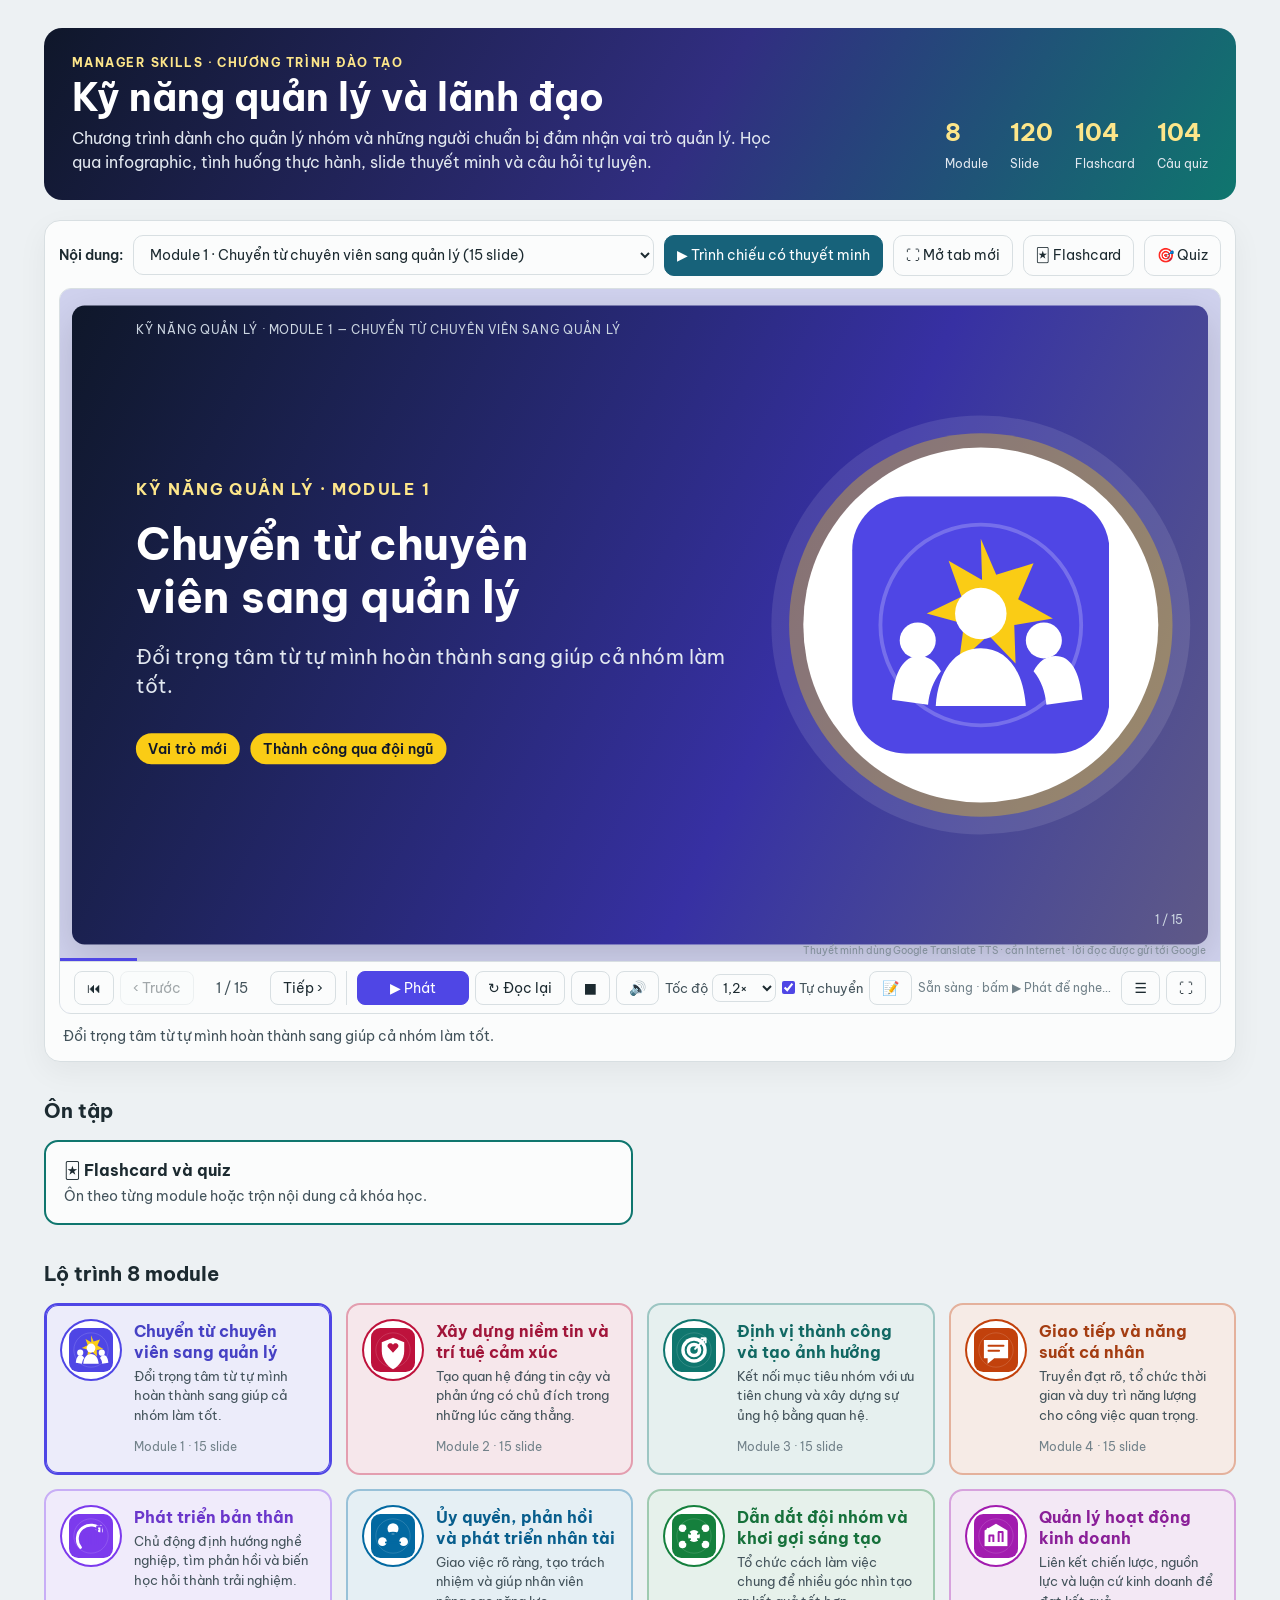
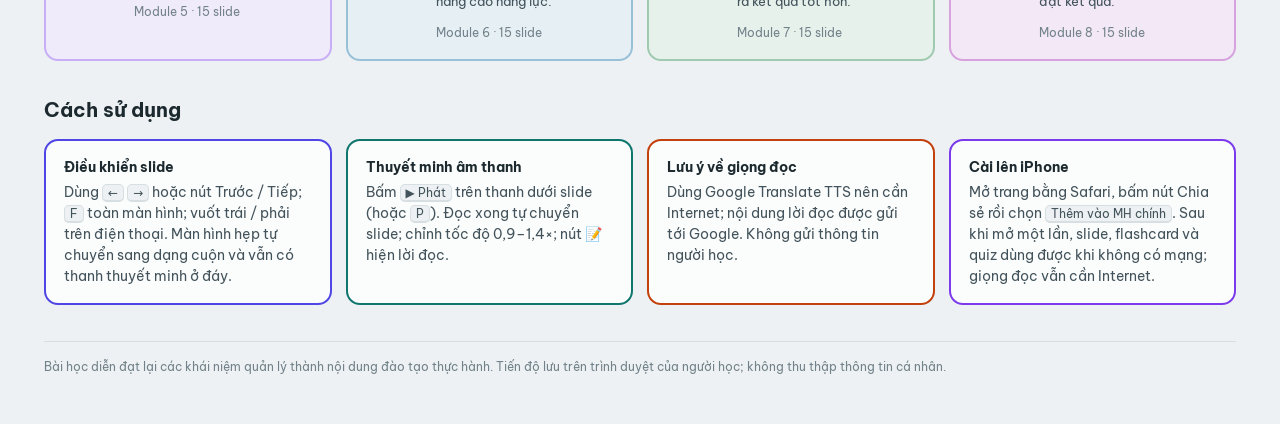
<file: index.html>
<!doctype html>
<html lang="vi">
<head>
<meta charset="utf-8">
<meta name="viewport" content="width=device-width, initial-scale=1">
<title>Kỹ năng quản lý và lãnh đạo</title>
<meta name="description" content="Khóa học kỹ năng quản lý và lãnh đạo bằng tiếng Việt: 8 module, slide, thẻ ôn tập và câu hỏi tự kiểm tra.">
<link rel="icon" type="image/png" sizes="32x32" href="icons/favicon-32.png">
<link rel="icon" type="image/png" sizes="48x48" href="icons/favicon-48.png">
<link rel="apple-touch-icon" href="icons/apple-touch-icon.png">
<link rel="manifest" href="manifest.webmanifest">
<meta name="theme-color" content="#312e81">
<meta name="mobile-web-app-capable" content="yes">
<meta name="apple-mobile-web-app-capable" content="yes">
<meta name="apple-mobile-web-app-title" content="QL Lãnh đạo">
<meta name="apple-mobile-web-app-status-bar-style" content="default">
<meta property="og:title" content="Kỹ năng quản lý và lãnh đạo">
<meta property="og:description" content="Khoá học tiếng Việt: slide, flashcard và quiz.">
<meta property="og:image" content="https://binhfoodsafety.github.io/Managers_Handbook_Training/icons/icon-512.png">
<meta property="og:type" content="website">
<link rel="preconnect" href="https://fonts.googleapis.com">
<link rel="preconnect" href="https://fonts.gstatic.com" crossorigin>
<link href="https://fonts.googleapis.com/css2?family=Be+Vietnam+Pro:wght@400;600;700;800&display=swap" rel="stylesheet">
<style>
  :root {
    --bg: #edf1f3; --paper: #fbfcfc; --ink: #1c2a30; --ink-2: #43535b; --muted: #72828a; --line: #d8dfe2;
    --brand: #17627a; --brand-soft: #e1eff3; --warn: #b5651d;
    --font: "Be Vietnam Pro", "Segoe UI", system-ui, sans-serif;
  }
  @media (prefers-color-scheme: dark) {
    :root:not([data-theme="light"]) {
      --bg: #101518; --paper: #182024; --ink: #e4ebee; --ink-2: #b8c4ca; --muted: #8a979e; --line: #2c373c;
      --brand: #62bfd8; --brand-soft: #1b3038; --warn: #e0a060;
    }
  }
  :root[data-theme="dark"] {
    --bg: #101518; --paper: #182024; --ink: #e4ebee; --ink-2: #b8c4ca; --muted: #8a979e; --line: #2c373c;
    --brand: #62bfd8; --brand-soft: #1b3038; --warn: #e0a060;
  }
  * { box-sizing: border-box; }
  body { margin: 0; background: var(--bg); color: var(--ink); font-family: var(--font); line-height: 1.5; }
  .wrap { max-width: 1240px; margin: 0 auto; padding: 28px 24px 48px; }
  header { display: flex; align-items: flex-end; justify-content: space-between; gap: 16px; flex-wrap: wrap; margin-bottom: 20px; }
  .eyebrow { font-size: 12px; letter-spacing: .12em; text-transform: uppercase; color: var(--brand); font-weight: 700; }
  h1 { margin: 4px 0 6px; font-size: clamp(26px, 4vw, 38px); line-height: 1.15; }
  .lead { margin: 0; color: var(--ink-2); max-width: 720px; }
  .stats { display: flex; gap: 22px; }
  .stats b { display: block; font-size: 24px; color: var(--brand); font-variant-numeric: tabular-nums; }
  .stats span { font-size: 12px; color: var(--muted); }

  .viewer { background: var(--paper); border: 1px solid var(--line); border-radius: 16px; padding: 14px; box-shadow: 0 10px 30px rgba(0,0,0,.05); }
  .bar { display: flex; gap: 10px; align-items: center; flex-wrap: wrap; margin-bottom: 12px; }
  .bar label { font-weight: 600; font-size: 14px; }
  select, .btn { font: inherit; font-size: 14px; border: 1px solid var(--line); background: var(--paper); color: var(--ink); border-radius: 10px; padding: 9px 12px; min-height: 40px; }
  select { flex: 1; min-width: 220px; max-width: 560px; cursor: pointer; }
  .btn { cursor: pointer; text-decoration: none; display: inline-flex; align-items: center; gap: 6px; }
  .btn:hover { border-color: var(--brand); color: var(--brand); }
  .btn.primary { background: var(--brand); border-color: var(--brand); color: #fff; }
  .btn.primary:hover { color: #fff; filter: brightness(1.08); }
  .frame { position: relative; width: 100%; aspect-ratio: 16 / 10; border-radius: 12px; overflow: hidden; background: var(--bg); border: 1px solid var(--line); }
  .frame iframe { position: absolute; inset: 0; width: 100%; height: 100%; border: 0; }
  .desc { margin: 12px 4px 0; color: var(--ink-2); font-size: 14px; }

  h2 { font-size: 20px; margin: 34px 0 14px; }
  .modules { display: grid; grid-template-columns: repeat(4, minmax(0, 1fr)); gap: 14px; }
  .mod { text-align: left; font: inherit; color: inherit; background: var(--paper); border: 1px solid var(--line); border-radius: 14px; padding: 16px; cursor: pointer; display: grid; grid-template-columns: 34px 1fr; gap: 14px; transition: transform .15s, border-color .15s; }
  .mod:hover { transform: translateY(-2px); border-color: var(--brand); }
  .mod[aria-current="true"] { border-color: var(--brand); box-shadow: inset 0 0 0 1px var(--brand); }
  .mod .n { width: 34px; height: 34px; border-radius: 10px; display: grid; place-items: center; background: var(--brand-soft); color: var(--brand); font-weight: 800; }
  .mod h3 { margin: 0 0 4px; font-size: 16px; line-height: 1.3; }
  .mod p { margin: 0 0 8px; font-size: 13px; color: var(--ink-2); }
  .mod small { font-size: 12px; color: var(--muted); }

  .notes { display: grid; grid-template-columns: repeat(4, minmax(0, 1fr)); gap: 14px; }
  .note { background: var(--paper); border: 1px solid var(--line); border-radius: 14px; padding: 16px 18px; font-size: 14px; color: var(--ink-2); }
  .note b { color: var(--ink); display: block; margin-bottom: 4px; }
  kbd { font-family: inherit; font-size: 12px; border: 1px solid var(--line); border-bottom-width: 2px; border-radius: 5px; padding: 0 5px; background: var(--bg); }
  footer { margin-top: 36px; font-size: 12px; color: var(--muted); border-top: 1px solid var(--line); padding-top: 16px; }

  .tools { display: grid; grid-template-columns: 1fr 1fr; gap: 14px; }
  .tool { display: block; background: var(--paper); border: 2px solid #0f766e; border-radius: 14px; padding: 16px 18px; font-size: 14px; color: var(--ink-2); text-decoration: none; }
  .tool:hover { transform: translateY(-2px); }
  .tool b { display: block; font-size: 16px; color: var(--ink); margin-bottom: 4px; }
  @media (max-width: 900px) { .modules, .notes { grid-template-columns: 1fr 1fr; } }
  @media (max-width: 640px) {
    .wrap { padding: 18px 16px 36px; }
    .modules, .notes, .tools { grid-template-columns: 1fr; }
    .frame { aspect-ratio: auto; height: 72vh; }
    .bar { display: grid; grid-template-columns: repeat(3, minmax(0, 1fr)); gap: 8px; }
    .bar label, #playBtn { display: none; }
    /* Từ 16px trở lên iOS mới không tự phóng to khi chọn */
    select { grid-column: 1 / -1; min-width: 0; width: 100%; max-width: none; font-size: 16px; }
    .bar .btn { justify-content: center; padding: 9px 2px; font-size: 13px; white-space: nowrap; }
  }
  header { background: linear-gradient(120deg, #0f172a 0%, #312e81 55%, #0f766e 100%); color: #fff; padding: 26px 28px; border-radius: 18px; }
  header .eyebrow { color: #fde68a; } header h1 { color: #fff; } header .lead { color: #e2e8f0; }
  .stats b { color: #fde68a; } .stats span { color: #e2e8f0; }
  .mod { grid-template-columns: 58px 1fr; background: color-mix(in srgb, var(--c) 9%, var(--paper)); border: 2px solid color-mix(in srgb, var(--c) 40%, var(--paper)); }
  .mod:hover { border-color: var(--c); } .mod[aria-current="true"] { border-color: var(--c); box-shadow: inset 0 0 0 1px var(--c); }
  .mod .n { width: 58px; height: 58px; background: #fff; border-radius: 50%; padding: 7px; box-shadow: 0 0 0 2px var(--c); } .mod .n img { width: 100%; height: 100%; display: block; }
  .mod h3 { color: color-mix(in srgb, var(--c) 82%, var(--ink)); }
  .note { border-width: 2px; } .note:nth-child(1) { border-color: #4f46e5; } .note:nth-child(2) { border-color: #0f766e; } .note:nth-child(3) { border-color: #c2410c; } .note:nth-child(4) { border-color: #7c3aed; }
</style>
</head>
<body>
<div class="wrap">
  <header>
    <div>
      <div class="eyebrow">MANAGER SKILLS · CHƯƠNG TRÌNH ĐÀO TẠO</div>
      <h1>Kỹ năng quản lý và lãnh đạo</h1>
      <p class="lead">Chương trình dành cho quản lý nhóm và những người chuẩn bị đảm nhận vai trò quản lý. Học qua infographic, tình huống thực hành, slide thuyết minh và câu hỏi tự luyện.</p>
    </div>
    <div class="stats"><div><b>8</b><span>Module</span></div><div><b id="totalSlides">120</b><span>Slide</span></div><div><b>104</b><span>Flashcard</span></div><div><b>104</b><span>Câu quiz</span></div></div>
  </header>

  <section class="viewer" aria-label="Xem slide">
    <div class="bar">
      <label for="moduleSelect">Nội dung:</label>
      <select id="moduleSelect"></select>
      <button class="btn primary" id="playBtn" type="button" title="Phát thuyết minh từ slide đầu, tự chuyển slide">▶ Trình chiếu có thuyết minh</button>
      <a class="btn" id="openBtn" href="#" target="_blank" rel="noopener" title="Mở trong tab mới để trình chiếu toàn màn hình">⛶ Mở tab mới</a>
      <a class="btn" id="fcBtn" href="on-tap.html" title="Ôn module này bằng thẻ lật">🃏 Flashcard</a>
      <a class="btn" id="quizBtn" href="on-tap.html" title="Tự kiểm tra module này">🎯 Quiz</a>
    </div>
    <div class="frame"><iframe id="deckFrame" title="Slide Kỹ năng quản lý và lãnh đạo" allow="fullscreen; autoplay"></iframe></div>
    <p class="desc" id="moduleDesc"></p>
  </section>

  <h2>Ôn tập</h2>
  <div class="tools"><a class="tool" href="on-tap.html"><b>🃏 Flashcard và quiz</b>Ôn theo từng module hoặc trộn nội dung cả khóa học.</a></div>

  <h2>Lộ trình 8 module</h2>
  <div class="modules" id="moduleList"></div>

  <h2>Cách sử dụng</h2>
  <div class="notes">
    <div class="note"><b>Điều khiển slide</b>Dùng <kbd>←</kbd> <kbd>→</kbd> hoặc nút Trước / Tiếp; <kbd>F</kbd> toàn màn hình; vuốt trái / phải trên điện thoại. Màn hình hẹp tự chuyển sang dạng cuộn và vẫn có thanh thuyết minh ở đáy.</div>
    <div class="note"><b>Thuyết minh âm thanh</b>Bấm <kbd>▶ Phát</kbd> trên thanh dưới slide (hoặc <kbd>P</kbd>). Đọc xong tự chuyển slide; chỉnh tốc độ 0,9–1,4×; nút 📝 hiện lời đọc.</div>
    <div class="note"><b>Lưu ý về giọng đọc</b>Dùng Google Translate TTS nên cần Internet; nội dung lời đọc được gửi tới Google. Không gửi thông tin người học.</div>
    <div class="note"><b>Cài lên iPhone</b>Mở trang bằng Safari, bấm nút Chia sẻ rồi chọn <kbd>Thêm vào MH chính</kbd>. Sau khi mở một lần, slide, flashcard và quiz dùng được khi không có mạng; giọng đọc vẫn cần Internet.</div>
  </div>

  <footer>Bài học diễn đạt lại các khái niệm quản lý thành nội dung đào tạo thực hành. Tiến độ lưu trên trình duyệt của người học; không thu thập thông tin cá nhân.</footer>
</div>

<script>
  var MODULES = [

    {
        "file": "slides/01-chuyen-vai-tro.html",
        "title": "Chuyển từ chuyên viên sang quản lý",
        "desc": "Đổi trọng tâm từ tự mình hoàn thành sang giúp cả nhóm làm tốt.",
        "slides": 15,
        "color": "#4f46e5",
        "art": "slides/art/m1.svg"
    },
    {
        "file": "slides/02-niem-tin-cam-xuc.html",
        "title": "Xây dựng niềm tin và trí tuệ cảm xúc",
        "desc": "Tạo quan hệ đáng tin cậy và phản ứng có chủ đích trong những lúc căng thẳng.",
        "slides": 15,
        "color": "#be123c",
        "art": "slides/art/m2.svg"
    },
    {
        "file": "slides/03-chien-luoc-anh-huong.html",
        "title": "Định vị thành công và tạo ảnh hưởng",
        "desc": "Kết nối mục tiêu nhóm với ưu tiên chung và xây dựng sự ủng hộ bằng quan hệ.",
        "slides": 15,
        "color": "#0f766e",
        "art": "slides/art/m3.svg"
    },
    {
        "file": "slides/04-giao-tiep-nang-suat.html",
        "title": "Giao tiếp và năng suất cá nhân",
        "desc": "Truyền đạt rõ, tổ chức thời gian và duy trì năng lượng cho công việc quan trọng.",
        "slides": 15,
        "color": "#c2410c",
        "art": "slides/art/m4.svg"
    },
    {
        "file": "slides/05-phat-trien-ban-than.html",
        "title": "Phát triển bản thân",
        "desc": "Chủ động định hướng nghề nghiệp, tìm phản hồi và biến học hỏi thành trải nghiệm.",
        "slides": 15,
        "color": "#7c3aed",
        "art": "slides/art/m5.svg"
    },
    {
        "file": "slides/06-uy-quyen-phan-hoi.html",
        "title": "Ủy quyền, phản hồi và phát triển nhân tài",
        "desc": "Giao việc rõ ràng, tạo trách nhiệm và giúp nhân viên nâng cao năng lực.",
        "slides": 15,
        "color": "#0369a1",
        "art": "slides/art/m6.svg"
    },
    {
        "file": "slides/07-doi-nhom-sang-tao.html",
        "title": "Dẫn dắt đội nhóm và khơi gợi sáng tạo",
        "desc": "Tổ chức cách làm việc chung để nhiều góc nhìn tạo ra kết quả tốt hơn.",
        "slides": 15,
        "color": "#15803d",
        "art": "slides/art/m7.svg"
    },
    {
        "file": "slides/08-quan-ly-kinh-doanh.html",
        "title": "Quản lý hoạt động kinh doanh",
        "desc": "Liên kết chiến lược, nguồn lực và luận cứ kinh doanh để đạt kết quả.",
        "slides": 15,
        "color": "#a21caf",
        "art": "slides/art/m8.svg"
    }

  ];

  var sel = document.getElementById('moduleSelect');
  var frame = document.getElementById('deckFrame');
  var openBtn = document.getElementById('openBtn');
  var descEl = document.getElementById('moduleDesc');
  var list = document.getElementById('moduleList');

  function theme() {
    var forced = document.documentElement.getAttribute('data-theme');
    if (forced) return forced;
    return window.matchMedia && matchMedia('(prefers-color-scheme: dark)').matches ? 'dark' : 'light';
  }

  MODULES.forEach(function (m, i) {
    var o = document.createElement('option');
    o.value = i;
    o.textContent = 'Module ' + (i + 1) + ' · ' + m.title + ' (' + m.slides + ' slide)';
    sel.appendChild(o);

    var b = document.createElement('button');
    b.type = 'button';
    b.className = 'mod';
    b.style.setProperty('--c', m.color);
    b.innerHTML = '<span class="n"><img src="' + m.art + '" alt=""></span><span><h3></h3><p></p><small>Module ' + (i + 1) + ' · ' + m.slides + ' slide</small></span>';
    b.querySelector('h3').textContent = m.title;
    b.querySelector('p').textContent = m.desc;
    b.addEventListener('click', function () { select(i); document.querySelector('.viewer').scrollIntoView({ behavior: 'smooth' }); });
    list.appendChild(b);
  });
  document.getElementById('totalSlides').textContent = MODULES.reduce(function (s, m) { return s + m.slides; }, 0);

  function select(i) {
    var m = MODULES[i];
    sel.value = i;
    frame.src = m.file + '?theme=' + theme();
    openBtn.href = m.file;
    document.getElementById('fcBtn').href = 'on-tap.html#m' + (i + 1);
    document.getElementById('quizBtn').href = 'on-tap.html#m' + (i + 1) + '-quiz';
    descEl.textContent = m.desc;
    Array.prototype.forEach.call(list.children, function (b, k) { b.setAttribute('aria-current', String(k === i)); });
    try { localStorage.setItem('mh_module', i); } catch (e) {}
    if (history.replaceState) history.replaceState(null, '', '#m' + (i + 1));
  }

  sel.addEventListener('change', function () { select(Number(sel.value)); });
  document.getElementById('playBtn').addEventListener('click', function () {
    try { frame.contentWindow.postMessage({ type: 'pt-play' }, location.origin); } catch (e) {}
    frame.focus();
  });

  var fromHash = /^#m(\d)/.exec(location.hash);
  var saved = null;
  try { saved = localStorage.getItem('mh_module'); } catch (e) {}
  var startIdx = fromHash ? Number(fromHash[1]) - 1 : (saved !== null ? Number(saved) : 0);
  select(startIdx >= 0 && startIdx < MODULES.length ? startIdx : 0);
</script>
<script src="pwa.js"></script>
</body>
</html>
</file>
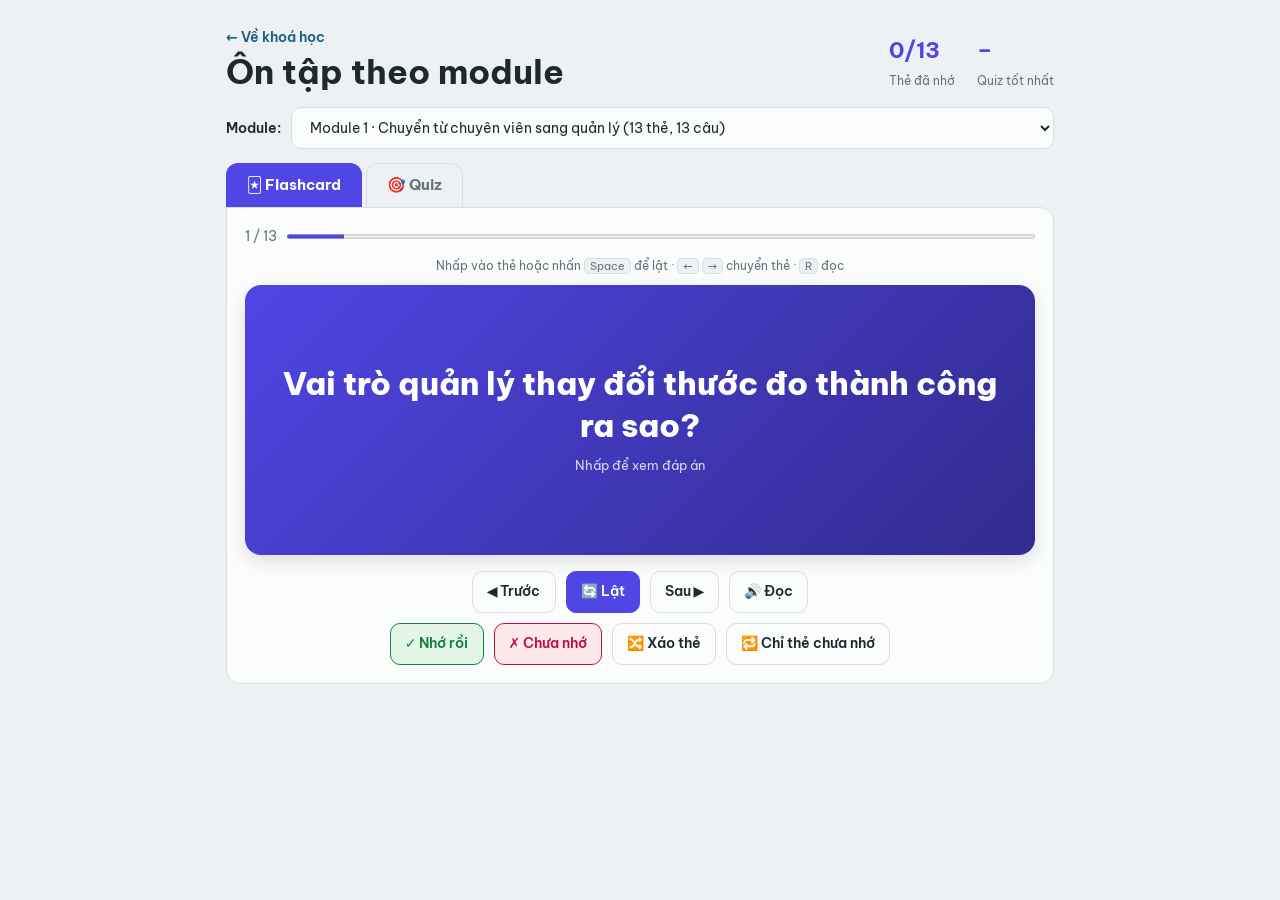
<file: on-tap.html>
<!doctype html>
<html lang="vi">
<head>
<meta charset="utf-8">
<meta name="viewport" content="width=device-width, initial-scale=1">
<title>Ôn tập kỹ năng quản lý</title>
<meta name="description" content="104 flashcard và 104 câu quiz về kỹ năng quản lý và lãnh đạo.">
<link rel="icon" type="image/png" sizes="32x32" href="icons/favicon-32.png">
<link rel="icon" type="image/png" sizes="48x48" href="icons/favicon-48.png">
<link rel="apple-touch-icon" href="icons/apple-touch-icon.png">
<link rel="manifest" href="manifest.webmanifest">
<meta name="theme-color" content="#312e81">
<meta name="mobile-web-app-capable" content="yes">
<meta name="apple-mobile-web-app-capable" content="yes">
<meta name="apple-mobile-web-app-title" content="QL Lãnh đạo">
<meta name="apple-mobile-web-app-status-bar-style" content="default">
<meta property="og:title" content="Kỹ năng quản lý và lãnh đạo">
<meta property="og:description" content="Khoá học tiếng Việt: slide, flashcard và quiz.">
<meta property="og:image" content="https://binhfoodsafety.github.io/Managers_Handbook_Training/icons/icon-512.png">
<meta property="og:type" content="website">
<link rel="preconnect" href="https://fonts.googleapis.com">
<link rel="preconnect" href="https://fonts.gstatic.com" crossorigin>
<link href="https://fonts.googleapis.com/css2?family=Be+Vietnam+Pro:wght@400;600;700;800&display=swap" rel="stylesheet">
<link rel="stylesheet" href="study/study.css">
</head>
<body>
<div class="wrap">
  <header>
    <div>
      <a class="back" href="index.html">← Về khoá học</a>
      <h1>Ôn tập theo module</h1>
    </div>
    <div class="stats">
      <div><b id="statKnown">0/0</b><span>Thẻ đã nhớ</span></div>
      <div><b id="statBest">–</b><span>Quiz tốt nhất</span></div>
    </div>
  </header>

  <div class="bar">
    <label for="moduleSelect">Module:</label>
    <select id="moduleSelect"></select>
  </div>

  <div class="tabs" role="tablist">
    <button class="tab" id="tabFc" role="tab" type="button" aria-controls="panelFc">🃏 Flashcard</button>
    <button class="tab" id="tabQuiz" role="tab" type="button" aria-controls="panelQuiz">🎯 Quiz</button>
  </div>

  <section class="panel" id="panelFc" role="tabpanel" aria-labelledby="tabFc">
    <div class="progress-line"><span id="fcCounter"></span><progress id="fcBar" value="0" max="1"></progress></div>
    <p class="hint">Nhấp vào thẻ hoặc nhấn <kbd>Space</kbd> để lật · <kbd>←</kbd> <kbd>→</kbd> chuyển thẻ · <kbd>R</kbd> đọc</p>
    <div class="scene" id="scene" role="button" tabindex="0" aria-label="Lật thẻ">
      <div class="card-3d" id="card3d">
        <div class="card-face card-front">
          <div class="card-word" id="fcFront"></div>
          <div class="card-hint">Nhấp để xem đáp án</div>
        </div>
        <div class="card-face card-back">
          <div class="card-meaning" id="fcBack"></div>
          <div class="card-status" id="fcStatus"></div>
        </div>
      </div>
    </div>
    <div class="controls">
      <button class="btn" type="button" id="fcPrev">◀ Trước</button>
      <button class="btn primary" type="button" id="fcFlip">🔄 Lật</button>
      <button class="btn" type="button" id="fcNext">Sau ▶</button>
      <button class="btn" type="button" id="fcRead">🔊 Đọc</button>
    </div>
    <div class="controls">
      <button class="btn good" type="button" id="fcKnown">✓ Nhớ rồi</button>
      <button class="btn bad" type="button" id="fcUnknown">✗ Chưa nhớ</button>
      <button class="btn" type="button" id="fcShuffle">🔀 Xáo thẻ</button>
      <button class="btn" type="button" id="fcOnlyNew" aria-pressed="false">🔁 Chỉ thẻ chưa nhớ</button>
    </div>
  </section>

  <section class="panel" id="panelQuiz" role="tabpanel" aria-labelledby="tabQuiz">
    <div id="quizRun">
      <div class="quiz-header">
        <span id="quizCounter"></span>
        <b id="quizScore"></b>
        <button class="btn skip" type="button" id="quizSkip">⏭ Bỏ qua</button>
      </div>
      <div class="meter"><div id="quizProgress"></div></div>
      <div class="quiz-question" id="quizQuestion"></div>
      <p class="hint"><kbd>1</kbd> <kbd>2</kbd> <kbd>3</kbd> <kbd>4</kbd> chọn · <kbd>Enter</kbd> câu tiếp · <kbd>S</kbd> bỏ qua · <kbd>R</kbd> đọc câu</p>
      <div class="quiz-options" id="quizOptions"></div>
      <div class="quiz-feedback" id="quizFeedback" role="status"></div>
      <div class="controls">
        <a class="btn" id="quizSlide" target="_blank" rel="noopener" hidden>📖 Xem lại slide</a>
        <button class="btn primary" type="button" id="quizNext" hidden>Câu tiếp ▶</button>
      </div>
    </div>
    <div class="quiz-result" id="quizResult" hidden>
      <div class="result-num" id="resultNum"></div>
      <p id="resultText"></p>
      <div class="controls">
        <button class="btn primary" type="button" id="quizAgain">↻ Làm lại</button>
        <button class="btn" type="button" id="quizWrong">🔁 Làm lại câu sai</button>
      </div>
    </div>
  </section>
</div>
<div class="toast" id="toast" role="status"></div>
<script src="study/data.js"></script>
<script src="study/say.js"></script>
<script src="study/study.js"></script>
<script src="pwa.js"></script>
</body>
</html>
</file>
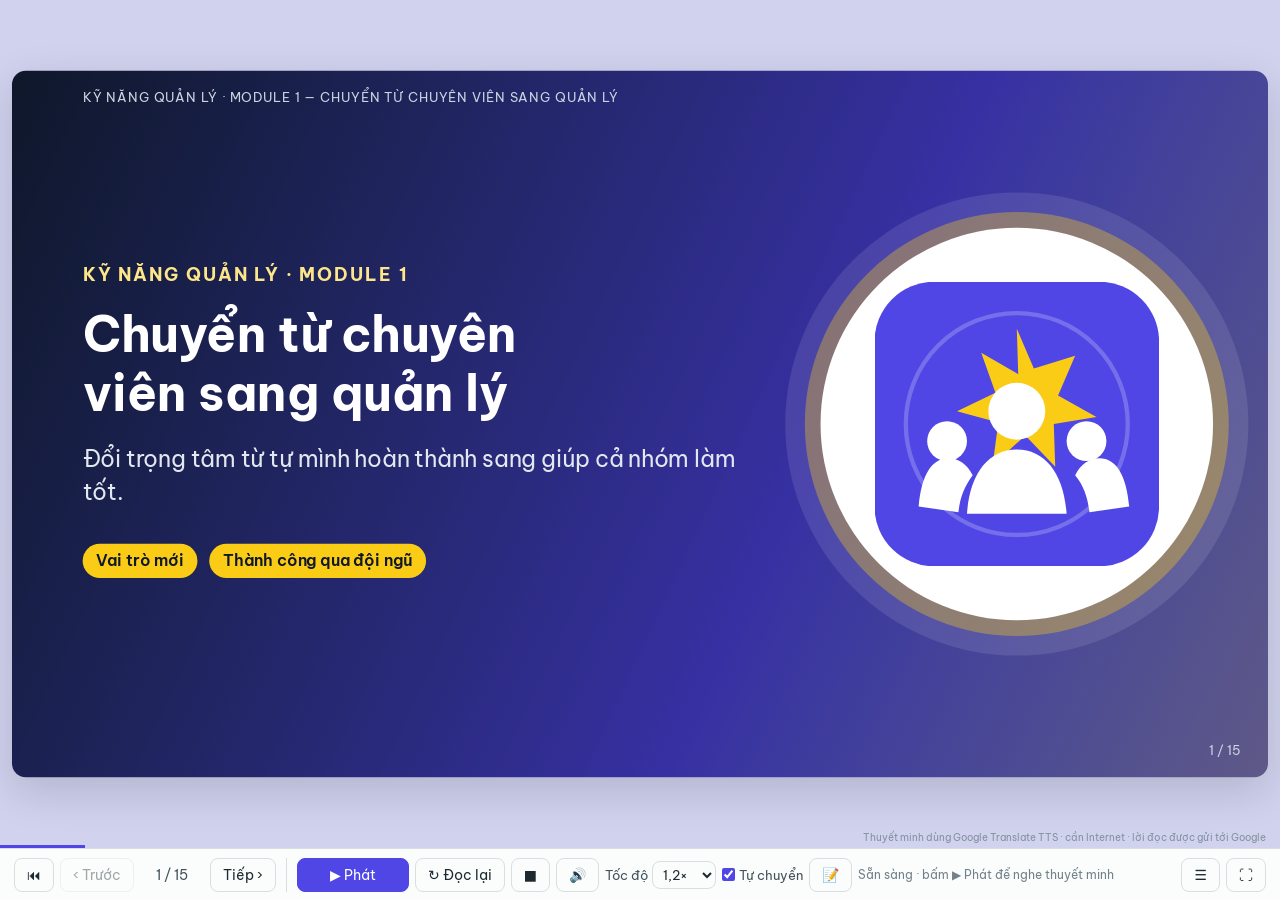
<file: slides/01-chuyen-vai-tro.html>
<!doctype html>
<html lang="vi"><head><meta charset="utf-8"><meta name="viewport" content="width=device-width, initial-scale=1"><meta name="referrer" content="no-referrer">
<title>QLL · Chuyển từ chuyên viên sang quản lý</title><link rel="icon" type="image/png" sizes="32x32" href="../icons/favicon-32.png"><link rel="icon" type="image/png" sizes="48x48" href="../icons/favicon-48.png"><link rel="apple-touch-icon" href="../icons/apple-touch-icon.png"><link rel="manifest" href="../manifest.webmanifest"><meta name="theme-color" content="#4f46e5"><link rel="preconnect" href="https://fonts.googleapis.com"><link rel="preconnect" href="https://fonts.gstatic.com" crossorigin><link href="https://fonts.googleapis.com/css2?family=Be+Vietnam+Pro:wght@400;600;700;800&display=swap" rel="stylesheet"><link rel="stylesheet" href="deck.css?v=4"></head>
<body class="m1" data-module="Kỹ năng quản lý · Module 1 — Chuyển từ chuyên viên sang quản lý"><div class="deck"><section class="slide title"><div class="hero-art"><img src="art/m1.svg" alt=""></div><div class="eyebrow">Kỹ năng quản lý · Module 1</div><h1>Chuyển từ chuyên viên sang quản lý</h1><div class="sub">Đổi trọng tâm từ tự mình hoàn thành sang giúp cả nhóm làm tốt.</div><div class="meta"><span class="chip">Vai trò mới</span><span class="chip">Thành công qua đội ngũ</span></div></section><section class="slide has-art"><img class="corner-art" src="art/m1.svg" alt=""><h2>Thước đo thành công đổi khác</h2><div class="body"><div class="cards" style="--n:3"><div class="card"><h3>Trước đây</h3><p>Kết quả thường gắn với phần việc cá nhân.</p></div><div class="card"><h3>Ở vai trò mới</h3><p>Kết quả đến qua năng lực và sự phối hợp của đội ngũ.</p></div><div class="card"><h3>Câu hỏi mới</h3><p>Nhóm có đủ hướng đi, nguồn lực và hỗ trợ để hoàn thành mục tiêu không?</p></div></div></div></section><section class="slide has-art"><img class="corner-art" src="art/m1.svg" alt=""><h2>Quản lý công việc, phát triển con người</h2><div class="body"><ul><li><b>Quản lý.</b> Làm rõ mục tiêu, vai trò, nguồn lực và nhịp theo dõi.</li><li><b>Phát triển.</b> Giúp nhân viên học cách xử lý việc và tự chịu trách nhiệm.</li><li><b>Kết hợp.</b> Duy trì quy trình rõ ràng, đồng thời điều chỉnh khi tình hình đổi thay.</li></ul></div></section><section class="slide has-art"><img class="corner-art" src="art/m1.svg" alt=""><h2>Quyền hạn chưa tạo ra cam kết</h2><div class="body"><div class="cols"><div><h3>Chức danh</h3><p>Cho phép ra một số quyết định và phân công.</p><h3>Ảnh hưởng</h3><p>Khiến người khác hiểu lý do và muốn góp sức.</p></div><div class="callout">Tạo điều kiện để nhóm nêu vấn đề và đưa ra góc nhìn thật.</div></div></div></section><section class="slide has-art"><img class="corner-art" src="art/m1.svg" alt=""><h2>Kỳ vọng đến từ nhiều phía</h2><div class="body"><ul><li><b>Cấp trên.</b> Cần kết quả, quản lý nguồn lực và thông tin rủi ro.</li><li><b>Nhân viên.</b> Cần định hướng, hỗ trợ, quyết định và cơ hội phát triển.</li><li><b>Chính bạn.</b> Cần xác định điều gì quan trọng nhất trong giai đoạn đầu.</li></ul></div></section><section class="slide has-art"><img class="corner-art" src="art/m1.svg" alt=""><h2>Lãnh đạo là kỹ năng có thể rèn</h2><div class="body"><div class="cards" style="--n:3"><div class="card"><h3>Không cần một kiểu tính cách</h3><p>Người trầm tính và hướng ngoại đều có thể dẫn dắt tốt.</p></div><div class="card"><h3>Bắt đầu từ điểm mạnh</h3><p>Nhận diện lúc bạn lắng nghe, kết nối hoặc ra quyết định hiệu quả.</p></div><div class="card"><h3>Chọn một năng lực</h3><p>Thử một hành vi cụ thể thay vì chờ cảm thấy sẵn sàng hoàn toàn.</p></div></div></div></section><section class="slide has-art"><img class="corner-art" src="art/m1.svg" alt=""><h2>Nhận diện áp lực vai trò</h2><div class="body"><div class="flow" style="--n:4"><div><b>Quá tải vai trò</b>Ưu tiên va chạm và yêu cầu đến từ nhiều phía.</div><div><b>Mệt vì giải quyết hộ</b>Nhân viên mang mọi vấn đề lên khiến quản lý không còn thời gian.</div><div><b>Cô lập hoặc tự nghi ngờ</b>Vai trò mới có thể làm mất nhóm đồng nghiệp thân thuộc.</div><div><b>Bước đầu</b>Gọi đúng tên áp lực, tìm nguyên nhân và chọn một phản ứng có thể thử.</div></div></div></section><section class="slide has-art"><img class="corner-art" src="art/m1.svg" alt=""><h2>Tạo khoảng trống cho việc quan trọng</h2><div class="body"><div class="cols"><div><h3>Bảo vệ thời gian</h3><p>Đặt khung giờ tập trung cho việc cần suy nghĩ.</p><h3>Đàm phán ưu tiên</h3><p>Nói rõ điều gì sẽ lùi khi xuất hiện yêu cầu mới.</p></div><div class="callout">Tìm người có chuyên môn và nhờ hỗ trợ đúng lúc.</div></div></div></section><section class="slide has-art"><img class="corner-art" src="art/m1.svg" alt=""><h2>Đừng làm thay khi người khác đang học</h2><div class="body"><ul><li><b>Quan sát trước.</b> Hỏi nhân viên đang nghĩ gì và đã thử cách nào.</li><li><b>Gợi mở.</b> Đưa câu hỏi hoặc nguồn lực thay vì cầm lấy việc.</li><li><b>Chịu trách nhiệm.</b> Quản lý vẫn cần theo dõi rủi ro và kết quả cuối.</li></ul></div></section><section class="slide has-art"><img class="corner-art" src="art/m1.svg" alt=""><h2>Chuẩn bị cho cuộc trò chuyện đầu tiên</h2><div class="body"><div class="cards" style="--n:3"><div class="card"><h3>Lắng nghe</h3><p>Hỏi nhóm điều gì đang giúp họ làm việc tốt.</p></div><div class="card"><h3>Làm rõ</h3><p>Nêu mục tiêu, cách ra quyết định và điều chưa biết.</p></div><div class="card"><h3>Theo đến cùng</h3><p>Ghi nhận việc đã hứa và cập nhật tiến độ cho nhóm.</p></div></div></div></section><section class="slide has-art"><img class="corner-art" src="art/m1.svg" alt=""><h2>Tình huống áp dụng</h2><div class="body"><div class="callout">Bạn vừa được giao quản lý nhóm cũ. Một nhân viên làm chưa tốt việc mà trước đây bạn thường tự xử lý rất nhanh.</div><div class="cards" style="--n:3"><div class="card"><h3>Dừng lại</h3><p>Đừng giành lại việc ngay.</p></div><div class="card"><h3>Hỏi và làm rõ</h3><p>Xác định trở ngại, kết quả cần đạt và mức hỗ trợ.</p></div><div class="card"><h3>Hẹn kiểm tra</h3><p>Thống nhất mốc rà soát để vừa học vừa kiểm soát rủi ro.</p></div></div></div></section><section class="slide has-art"><img class="corner-art" src="art/m1.svg" alt=""><h2>Thử trong tuần này</h2><div class="body"><div class="flow" style="--n:3"><div><b>Chọn</b>Việc nào cần bạn trực tiếp làm?</div><div><b>Chuyển</b>Việc nào có thể giao kèm hướng dẫn?</div><div><b>Theo dõi</b>Khi nào cùng xem lại kết quả?</div></div><div class="statement">Thành công của quản lý được nhìn qua kết quả của cả nhóm.<small>Chọn một hành động nhỏ, ghi lại kết quả và điều chỉnh.</small></div></div></section><section class="slide has-art infographic-slide"><img class="corner-art" src="art/m1.svg" alt=""><h2>Infographic: chuyển vai: từ chuyên viên đến người giúp nhóm làm tốt</h2><div class="body infographic-body"><p class="infographic-intro">Giá trị của quản lý dịch chuyển dần: bớt giải quyết mọi việc bằng chính đôi tay, tăng khả năng giúp nhóm tự tạo kết quả.</p><div class="diagram-frame"><img class="infographic-art" src="art/m1-infographic.svg" alt="Sơ đồ bốn bước: Chuyển vai: từ chuyên viên đến người giúp nhóm làm tốt"></div><div class="flow infographic-flow" style="--n:4"><div><b>Tự làm</b>Tạo kết quả bằng chuyên môn</div><div><b>Nâng người</b>Gỡ vướng, phát triển năng lực</div><div><b>Thiết kế</b>Mục tiêu, vai trò, nhịp phối hợp</div><div><b>Kết quả</b>Thành quả chung của nhóm </div></div><div class="cards" style="--n:2"><div class="card"><h3>Giao việc có chủ đích</h3><p>Chọn việc phù hợp để người khác học và chịu trách nhiệm.</p></div><div class="card"><h3>Tạo điều kiện</h3><p>Mục tiêu, quyền quyết định và hỗ trợ cần đủ rõ.</p></div></div><div class="callout infographic-note">Mô hình gợi ý để thực hành; điều chỉnh theo bối cảnh, thẩm quyền và rủi ro.</div><p class="source-note no-say">Nguồn: <a href="https://doi.org/10.1257/jep.24.1.203" target="_blank" rel="noopener">Bloom &amp; Van Reenen · Journal of Economic Perspectives</a></p><p class="say">Sơ đồ tóm tắt bốn bước. Giá trị của quản lý dịch chuyển dần: bớt giải quyết mọi việc bằng chính đôi tay, tăng khả năng giúp nhóm tự tạo kết quả. Giao việc có chủ đích: Chọn việc phù hợp để người khác học và chịu trách nhiệm. Tạo điều kiện: Mục tiêu, quyền quyết định và hỗ trợ cần đủ rõ.</p></div></section><section class="slide has-art lab-slide"><img class="corner-art" src="art/m1.svg" alt=""><h2>Phòng thực hành: lần đầu quản lý nhóm cũ</h2><div class="body lab-body"><div class="lab-scene"><span class="lab-label">TÌNH HUỐNG</span>Một đồng nghiệp cũ hỏi bạn nên làm gì trong tình huống quen thuộc. Bạn có thể giải quyết nhanh, nhưng muốn xây năng lực cho cả nhóm.</div><div class="cards" style="--n:3"><div class="card"><h3>Hỏi trước</h3><p>Bạn đã thử cách nào? Điều gì đang cản trở?</p></div><div class="card"><h3>Làm rõ</h3><p>Kết quả và ranh giới rủi ro ở đâu?</p></div><div class="card"><h3>Thỏa thuận</h3><p>Bạn cần hỗ trợ gì, khi nào xem lại?</p></div></div><details class="lab-answer"><summary>Xem gợi ý xử lý</summary><p>Hỏi và lắng nghe trước. Cùng xác định kết quả, quyền quyết định, nguồn lực và mốc kiểm tra. Nếu rủi ro cao, thu hẹp phạm vi thử thay vì giành lại cả việc.</p></details><div class="callout lab-debrief">Hãy tự trả lời trước khi mở gợi ý. Điều chỉnh theo quyền hạn và mức rủi ro của nhóm.</div><p class="say">Phòng thực hành: lần đầu quản lý nhóm cũ. Tình huống: Một đồng nghiệp cũ hỏi bạn nên làm gì trong tình huống quen thuộc. Bạn có thể giải quyết nhanh, nhưng muốn xây năng lực cho cả nhóm.. Hãy tự nêu dữ kiện, rủi ro và hành động đầu tiên trước khi mở gợi ý xử lý.</p></div></section><section class="slide has-art"><img class="corner-art" src="art/m1.svg" alt=""><h2>Điều cần nhớ</h2><div class="body"><div class="cards" style="--n:3"><div class="card"><h3>Đổi vai</h3><p>Từ người làm tốt sang người tạo điều kiện cho người khác làm tốt.</p></div><div class="card"><h3>Tạo ảnh hưởng</h3><p>Giải thích, lắng nghe và xây dựng niềm tin.</p></div><div class="card"><h3>Tự quản lý</h3><p>Bảo vệ ưu tiên và tìm hỗ trợ khi cần.</p></div></div><div class="callout">Trong tuần này hãy hỏi nhóm: “Điều gì đang cản trở công việc của bạn?”</div></div></section></div><script src="deck.js"></script></body></html>
</file>
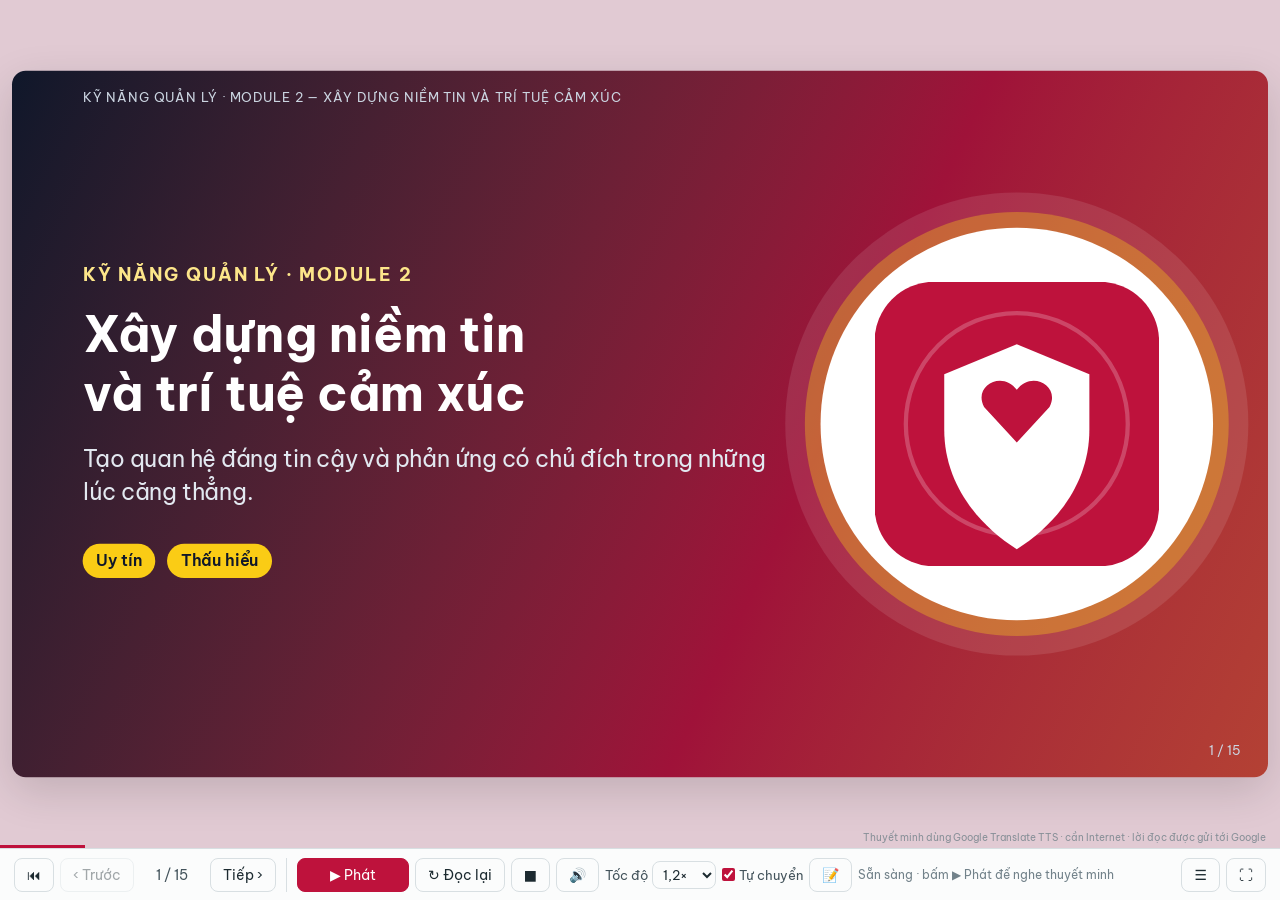
<file: slides/02-niem-tin-cam-xuc.html>
<!doctype html>
<html lang="vi"><head><meta charset="utf-8"><meta name="viewport" content="width=device-width, initial-scale=1"><meta name="referrer" content="no-referrer">
<title>QLL · Xây dựng niềm tin và trí tuệ cảm xúc</title><link rel="icon" type="image/png" sizes="32x32" href="../icons/favicon-32.png"><link rel="icon" type="image/png" sizes="48x48" href="../icons/favicon-48.png"><link rel="apple-touch-icon" href="../icons/apple-touch-icon.png"><link rel="manifest" href="../manifest.webmanifest"><meta name="theme-color" content="#be123c"><link rel="preconnect" href="https://fonts.googleapis.com"><link rel="preconnect" href="https://fonts.gstatic.com" crossorigin><link href="https://fonts.googleapis.com/css2?family=Be+Vietnam+Pro:wght@400;600;700;800&display=swap" rel="stylesheet"><link rel="stylesheet" href="deck.css?v=4"></head>
<body class="m2" data-module="Kỹ năng quản lý · Module 2 — Xây dựng niềm tin và trí tuệ cảm xúc"><div class="deck"><section class="slide title"><div class="hero-art"><img src="art/m2.svg" alt=""></div><div class="eyebrow">Kỹ năng quản lý · Module 2</div><h1>Xây dựng niềm tin và trí tuệ cảm xúc</h1><div class="sub">Tạo quan hệ đáng tin cậy và phản ứng có chủ đích trong những lúc căng thẳng.</div><div class="meta"><span class="chip">Uy tín</span><span class="chip">Thấu hiểu</span></div></section><section class="slide has-art"><img class="corner-art" src="art/m2.svg" alt=""><h2>Niềm tin có hai nền tảng</h2><div class="body"><div class="cards" style="--n:3"><div class="card"><h3>Phẩm chất</h3><p>Ý định tốt cần đi cùng hành động nhất quán.</p></div><div class="card"><h3>Năng lực</h3><p>Lời nói cần cho thấy bạn hiểu việc và biết tìm chuyên môn.</p></div><div class="card"><h3>Cùng tạo uy tín</h3><p>Thiếu một trong hai, người khác khó yên tâm giao việc hoặc nêu ý kiến.</p></div></div></div></section><section class="slide has-art"><img class="corner-art" src="art/m2.svg" alt=""><h2>Làm điều đã hứa</h2><div class="body"><ul><li><b>Hứa vừa sức.</b> Đặt thời hạn và phạm vi thực tế.</li><li><b>Báo sớm.</b> Nếu kế hoạch đổi, nói rõ nguyên nhân và lựa chọn.</li><li><b>Sửa sai.</b> Nhận trách nhiệm, khắc phục và cho biết điều đã học.</li></ul></div></section><section class="slide has-art"><img class="corner-art" src="art/m2.svg" alt=""><h2>Tạo không gian để nói thật</h2><div class="body"><div class="cols"><div><h3>Mời ý kiến khác</h3><p>Hỏi điều gì có thể làm kế hoạch thất bại.</p><h3>Phản ứng bình tĩnh</h3><p>Không phạt người báo lỗi hoặc nêu rủi ro có căn cứ.</p></div><div class="callout">Giải thích điều gì được thay đổi và điều gì chưa thể.</div></div></div></section><section class="slide has-art"><img class="corner-art" src="art/m2.svg" alt=""><h2>Quản lý quan hệ với đồng nghiệp cũ</h2><div class="body"><ul><li><b>Làm rõ vai trò.</b> Trao đổi tiêu chuẩn công việc và cách ra quyết định.</li><li><b>Công bằng.</b> Áp dụng cùng nguyên tắc với bạn thân và người khác.</li><li><b>Tôn trọng quá khứ.</b> Ghi nhận chuyên môn, đồng thời giữ ranh giới mới.</li></ul></div></section><section class="slide has-art"><img class="corner-art" src="art/m2.svg" alt=""><h2>Tự nhận thức trước khi phản ứng</h2><div class="body"><div class="cards" style="--n:3"><div class="card"><h3>Nhận ra tín hiệu</h3><p>Chú ý cảm xúc, cơ thể và suy nghĩ đang xuất hiện.</p></div><div class="card"><h3>Tìm tác nhân</h3><p>Xác định tình huống nào thường khiến bạn phản ứng mạnh.</p></div><div class="card"><h3>Tách sự kiện khỏi diễn giải</h3><p>Kiểm tra điều mình biết và điều mình đang phỏng đoán.</p></div></div></div></section><section class="slide has-art"><img class="corner-art" src="art/m2.svg" alt=""><h2>Điều chỉnh cảm xúc trong lúc nóng</h2><div class="body"><ul><li><b>Tạm dừng.</b> Hít thở, xin thêm thời gian hoặc hỏi lại cho rõ.</li><li><b>Chọn mục tiêu.</b> Tự hỏi kết quả nào có ích cho công việc và quan hệ.</li><li><b>Trở lại trao đổi.</b> Nêu hành vi quan sát được và bước tiếp theo cần thống nhất.</li></ul></div></section><section class="slide has-art"><img class="corner-art" src="art/m2.svg" alt=""><h2>Thấu hiểu mà không đồng ý mọi việc</h2><div class="body"><div class="cols"><div><h3>Lắng nghe</h3><p>Tìm hiểu mối quan tâm đằng sau lời nói.</p><h3>Kiểm tra hiểu đúng</h3><p>Diễn đạt lại điều bạn nghe và mời người kia sửa.</p></div><div class="callout">Thấu cảm không thay thế yêu cầu công việc hoặc trách nhiệm.</div></div></div></section><section class="slide has-art"><img class="corner-art" src="art/m2.svg" alt=""><h2>Nhận diện trạng thái của đội ngũ</h2><div class="body"><ul><li><b>Quan sát.</b> Ai đang ít tham gia, ai đang quá tải, xung đột nảy sinh ở đâu?</li><li><b>Hỏi riêng.</b> Tạo cơ hội an toàn cho người khó nói trước tập thể.</li><li><b>Điều chỉnh.</b> Xử lý điều kiện làm việc và cách phối hợp, không dán nhãn con người.</li></ul></div></section><section class="slide has-art"><img class="corner-art" src="art/m2.svg" alt=""><h2>Biến sai sót thành dữ liệu học tập</h2><div class="body"><div class="cards" style="--n:3"><div class="card"><h3>Tập trung vào sự việc</h3><p>Điều gì xảy ra, trong bối cảnh nào?</p></div><div class="card"><h3>Tìm điểm kiểm soát</h3><p>Quy trình, thông tin hoặc phối hợp nào cần cải thiện?</p></div><div class="card"><h3>Theo dõi thay đổi</h3><p>Kiểm tra xem hành động sửa chữa có tạo kết quả mong muốn.</p></div></div></div></section><section class="slide has-art"><img class="corner-art" src="art/m2.svg" alt=""><h2>Tình huống áp dụng</h2><div class="body"><div class="callout">Trong cuộc họp, một nhân viên phản đối quyết định của bạn và chỉ ra một rủi ro bạn chưa tính đến.</div><div class="cards" style="--n:3"><div class="card"><h3>Nghe hết</h3><p>Không ngắt lời hoặc biện hộ ngay.</p></div><div class="card"><h3>Làm rõ</h3><p>Hỏi bằng chứng và tác động mà họ dự đoán.</p></div><div class="card"><h3>Phản hồi</h3><p>Cập nhật quyết định hoặc giải thích cách kiểm tra rủi ro.</p></div></div></div></section><section class="slide has-art"><img class="corner-art" src="art/m2.svg" alt=""><h2>Thử trong tuần này</h2><div class="body"><div class="flow" style="--n:3"><div><b>Quan sát</b>Tình huống nào thường làm bạn phản ứng nhanh?</div><div><b>Chuẩn bị</b>Chọn câu hỏi giúp bạn tạm dừng và hiểu rõ.</div><div><b>Rà lại</b>Sau cuộc trao đổi, xem điều gì đã hiệu quả.</div></div><div class="statement">Niềm tin hình thành qua nhiều hành động nhỏ, nhất quán.<small>Chọn một hành động nhỏ, ghi lại kết quả và điều chỉnh.</small></div></div></section><section class="slide has-art infographic-slide"><img class="corner-art" src="art/m2.svg" alt=""><h2>Infographic: niềm tin và an toàn tâm lý qua hành vi hằng ngày</h2><div class="body infographic-body"><p class="infographic-intro">An toàn tâm lý không đến từ khẩu hiệu. Nó hình thành khi phản ứng với câu hỏi, sai sót và ý kiến trái chiều đủ nhất quán.</p><div class="diagram-frame"><img class="infographic-art" src="art/m2-infographic.svg" alt="Sơ đồ bốn bước: Niềm tin và an toàn tâm lý qua hành vi hằng ngày"></div><div class="flow infographic-flow" style="--n:4"><div><b>Lắng nghe</b>Mời câu hỏi, bất đồng</div><div><b>Gọi tên</b>Mô tả sự việc, tránh gán nhãn</div><div><b>Phản hồi</b>Nêu tác động và bước kế</div><div><b>Học lại</b>Sửa cách làm, chia sẻ bài học </div></div><div class="cards" style="--n:2"><div class="card"><h3>Mời tiếng nói</h3><p>Hỏi ai chưa có cơ hội góp ý trước quyết định khó.</p></div><div class="card"><h3>Tách người khỏi sự việc</h3><p>Tìm nguyên nhân mà không làm nhục người báo tin.</p></div></div><div class="callout infographic-note">Mô hình gợi ý để thực hành; điều chỉnh theo bối cảnh, thẩm quyền và rủi ro.</div><p class="source-note no-say">Nguồn: <a href="https://doi.org/10.2307/2666999" target="_blank" rel="noopener">Edmondson · Psychological Safety and Learning Behavior</a></p><p class="say">Sơ đồ tóm tắt bốn bước. An toàn tâm lý không đến từ khẩu hiệu. Nó hình thành khi phản ứng với câu hỏi, sai sót và ý kiến trái chiều đủ nhất quán. Mời tiếng nói: Hỏi ai chưa có cơ hội góp ý trước quyết định khó. Tách người khỏi sự việc: Tìm nguyên nhân mà không làm nhục người báo tin.</p></div></section><section class="slide has-art lab-slide"><img class="corner-art" src="art/m2.svg" alt=""><h2>Phòng thực hành: nhân viên báo lỗi muộn</h2><div class="body lab-body"><div class="lab-scene"><span class="lab-label">TÌNH HUỐNG</span>Một nhân viên vừa báo sai sót đã xảy ra hôm qua. Việc báo muộn làm tăng ảnh hưởng, nhưng bạn chưa biết nguyên nhân.</div><div class="cards" style="--n:3"><div class="card"><h3>Ghi nhận</h3><p>Cảm ơn bạn đã đưa việc này ra.</p></div><div class="card"><h3>Tìm hiểu</h3><p>Điều gì xảy ra, bạn nhận ra lúc nào?</p></div><div class="card"><h3>Ngăn lặp lại</h3><p>Cần sửa bước nào và ai theo dõi?</p></div></div><details class="lab-answer"><summary>Xem gợi ý xử lý</summary><p>Bình tĩnh xác định sự kiện và tác động trước khi kết luận. Ghi nhận việc báo cáo nhưng vẫn làm rõ nghĩa vụ. Chốt hành động giảm hậu quả, người phụ trách và cách chia sẻ bài học.</p></details><div class="callout lab-debrief">Hãy tự trả lời trước khi mở gợi ý. Điều chỉnh theo quyền hạn và mức rủi ro của nhóm.</div><p class="say">Phòng thực hành: nhân viên báo lỗi muộn. Tình huống: Một nhân viên vừa báo sai sót đã xảy ra hôm qua. Việc báo muộn làm tăng ảnh hưởng, nhưng bạn chưa biết nguyên nhân.. Hãy tự nêu dữ kiện, rủi ro và hành động đầu tiên trước khi mở gợi ý xử lý.</p></div></section><section class="slide has-art"><img class="corner-art" src="art/m2.svg" alt=""><h2>Điều cần nhớ</h2><div class="body"><div class="cards" style="--n:3"><div class="card"><h3>Phẩm chất</h3><p>Hành động phù hợp với điều mình nói.</p></div><div class="card"><h3>Năng lực</h3><p>Thể hiện phán đoán tốt và biết tìm trợ giúp.</p></div><div class="card"><h3>Trí tuệ cảm xúc</h3><p>Nhận biết, điều chỉnh và phản hồi với cảm xúc.</p></div></div><div class="callout">Hãy cảm ơn một người đã nêu ý kiến trái chiều và nói bạn sẽ xử lý thông tin đó ra sao.</div></div></section></div><script src="deck.js"></script></body></html>
</file>
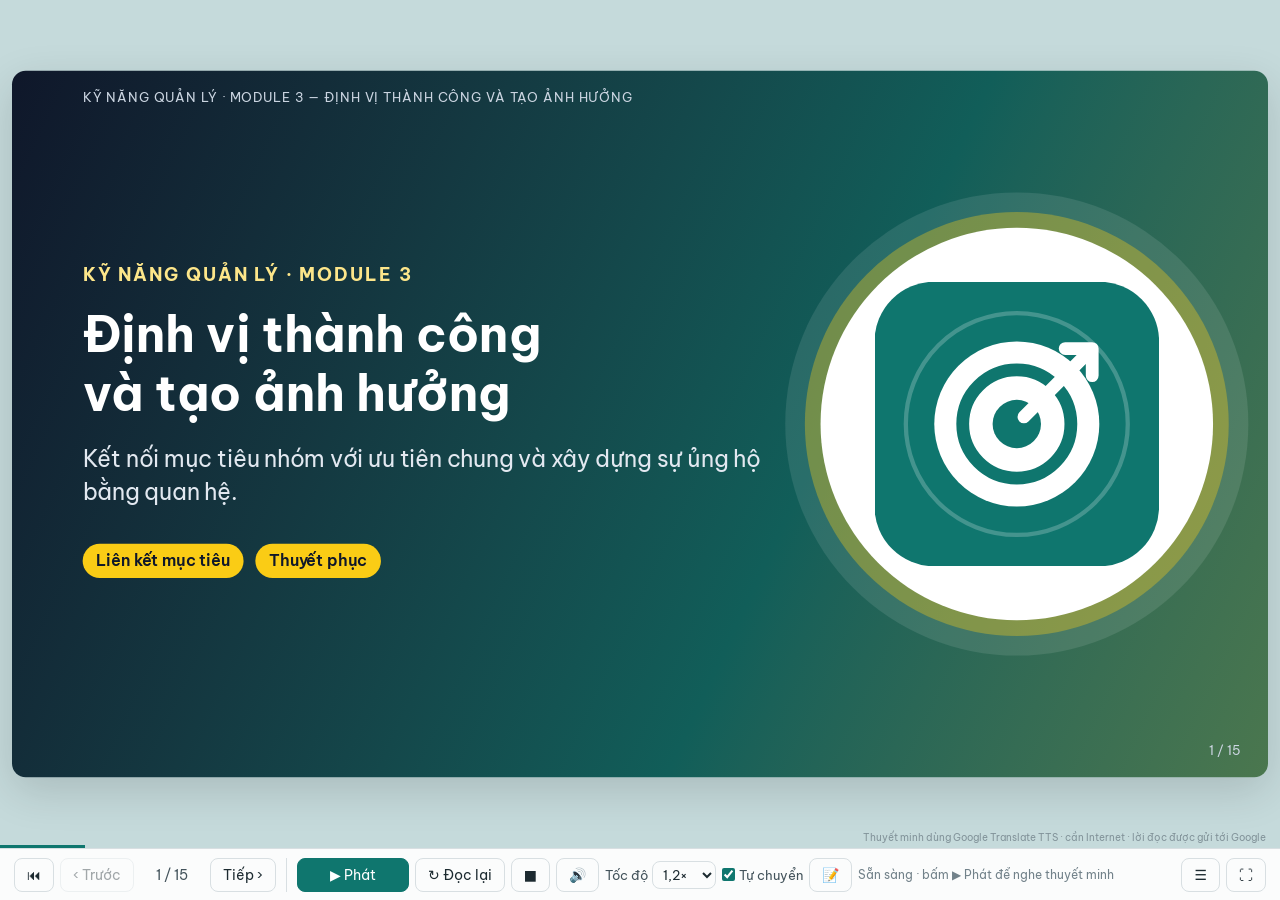
<file: slides/03-chien-luoc-anh-huong.html>
<!doctype html>
<html lang="vi"><head><meta charset="utf-8"><meta name="viewport" content="width=device-width, initial-scale=1"><meta name="referrer" content="no-referrer">
<title>QLL · Định vị thành công và tạo ảnh hưởng</title><link rel="icon" type="image/png" sizes="32x32" href="../icons/favicon-32.png"><link rel="icon" type="image/png" sizes="48x48" href="../icons/favicon-48.png"><link rel="apple-touch-icon" href="../icons/apple-touch-icon.png"><link rel="manifest" href="../manifest.webmanifest"><meta name="theme-color" content="#0f766e"><link rel="preconnect" href="https://fonts.googleapis.com"><link rel="preconnect" href="https://fonts.gstatic.com" crossorigin><link href="https://fonts.googleapis.com/css2?family=Be+Vietnam+Pro:wght@400;600;700;800&display=swap" rel="stylesheet"><link rel="stylesheet" href="deck.css?v=4"></head>
<body class="m3" data-module="Kỹ năng quản lý · Module 3 — Định vị thành công và tạo ảnh hưởng"><div class="deck"><section class="slide title"><div class="hero-art"><img src="art/m3.svg" alt=""></div><div class="eyebrow">Kỹ năng quản lý · Module 3</div><h1>Định vị thành công và tạo ảnh hưởng</h1><div class="sub">Kết nối mục tiêu nhóm với ưu tiên chung và xây dựng sự ủng hộ bằng quan hệ.</div><div class="meta"><span class="chip">Liên kết mục tiêu</span><span class="chip">Thuyết phục</span></div></section><section class="slide has-art"><img class="corner-art" src="art/m3.svg" alt=""><h2>Định nghĩa thành công rộng hơn</h2><div class="body"><div class="cards" style="--n:3"><div class="card"><h3>Kết quả nhóm</h3><p>Xác định khách hàng hoặc đối tượng nào được phục vụ.</p></div><div class="card"><h3>Đóng góp tổ chức</h3><p>Nêu nhóm hỗ trợ mục tiêu chung theo cách nào.</p></div><div class="card"><h3>Đánh đổi</h3><p>Chọn điều sẽ ưu tiên và điều chưa làm trong giai đoạn này.</p></div></div></div></section><section class="slide has-art"><img class="corner-art" src="art/m3.svg" alt=""><h2>Đọc chiến lược của tổ chức</h2><div class="body"><ul><li><b>Hướng đi.</b> Tổ chức đang tập trung vào thị trường, dịch vụ hoặc năng lực nào?</li><li><b>Lý do.</b> Nhu cầu nào khiến hướng đi ấy trở nên quan trọng?</li><li><b>Vai trò nhóm.</b> Nhóm có thể đóng góp bằng kết quả cụ thể nào?</li></ul></div></section><section class="slide has-art"><img class="corner-art" src="art/m3.svg" alt=""><h2>Chuyển ưu tiên thành mục tiêu nhóm</h2><div class="body"><div class="cols"><div><h3>Kết quả</h3><p>Viết điều cần thay đổi theo cách quan sát được.</p><h3>Trách nhiệm</h3><p>Nêu ai làm gì và ai quyết định.</p></div><div class="callout">Theo dõi tiến độ và trở ngại đủ thường xuyên để điều chỉnh.</div></div></div></section><section class="slide has-art"><img class="corner-art" src="art/m3.svg" alt=""><h2>Làm rõ rủi ro và giả định</h2><div class="body"><ul><li><b>Giả định.</b> Điều gì cần đúng để kế hoạch thành công?</li><li><b>Rủi ro.</b> Điều gì có thể làm chậm hoặc giảm chất lượng kết quả?</li><li><b>Ứng phó.</b> Chọn dấu hiệu cảnh báo, người phụ trách và bước dự phòng.</li></ul></div></section><section class="slide has-art"><img class="corner-art" src="art/m3.svg" alt=""><h2>Ảnh hưởng đến từ trao đổi hai chiều</h2><div class="body"><div class="cards" style="--n:3"><div class="card"><h3>Tìm hiểu</h3><p>Biết người liên quan quan tâm đến kết quả nào.</p></div><div class="card"><h3>Kết nối lợi ích</h3><p>Giải thích đề xuất đóng góp cho mục tiêu chung.</p></div><div class="card"><h3>Tạo đồng thuận</h3><p>Mời người khác góp ý trước khi chốt cách thực hiện.</p></div></div></div></section><section class="slide has-art"><img class="corner-art" src="art/m3.svg" alt=""><h2>Quản lý quan hệ với cấp trên</h2><div class="body"><ul><li><b>Thống nhất kỳ vọng.</b> Hỏi kết quả, phạm vi quyết định và thời hạn.</li><li><b>Chủ động thông tin.</b> Báo tiến độ, vấn đề và lựa chọn trước khi trở thành bất ngờ.</li><li><b>Thương lượng.</b> Khi yêu cầu xung đột, nêu rõ sự đánh đổi và đề nghị ưu tiên.</li></ul></div></section><section class="slide has-art"><img class="corner-art" src="art/m3.svg" alt=""><h2>Hợp tác với đồng cấp</h2><div class="body"><div class="cols"><div><h3>Hiểu ưu tiên</h3><p>Tìm hiểu mục tiêu và áp lực của nhóm khác.</p><h3>Trao giá trị</h3><p>Chia sẻ thông tin, chuyên môn hoặc hỗ trợ thiết thực.</p></div><div class="callout">Ghi rõ việc mỗi bên nhận và thời điểm cập nhật.</div></div></div></section><section class="slide has-art"><img class="corner-art" src="art/m3.svg" alt=""><h2>Trình bày ý tưởng theo góc nhìn người nghe</h2><div class="body"><ul><li><b>Mở bằng nhu cầu.</b> Nêu vấn đề cụ thể mà người nghe quan tâm.</li><li><b>Đưa căn cứ.</b> Phân biệt dữ liệu, giả định và điều cần kiểm chứng.</li><li><b>Yêu cầu rõ.</b> Nói quyết định, nguồn lực hoặc bước tiếp theo bạn cần.</li></ul></div></section><section class="slide has-art"><img class="corner-art" src="art/m3.svg" alt=""><h2>Mạng lưới giúp tìm thông tin và phối hợp</h2><div class="body"><div class="cards" style="--n:3"><div class="card"><h3>Xây quan hệ trước khi cần</h3><p>Trao đổi thường xuyên với người có chuyên môn liên quan.</p></div><div class="card"><h3>Tạo kết nối hai chiều</h3><p>Chủ động giúp đỡ và chia sẻ kiến thức hữu ích.</p></div><div class="card"><h3>Giữ sự tin cậy</h3><p>Không hứa thay người khác; theo đến cùng phần việc đã nhận.</p></div></div></div></section><section class="slide has-art"><img class="corner-art" src="art/m3.svg" alt=""><h2>Tình huống áp dụng</h2><div class="body"><div class="callout">Một dự án cần nguồn lực từ nhóm khác, nhưng trưởng nhóm ấy đang có ưu tiên riêng và không thấy lợi ích của đề xuất.</div><div class="cards" style="--n:3"><div class="card"><h3>Tìm hiểu</h3><p>Hỏi mục tiêu và khó khăn hiện tại của nhóm kia.</p></div><div class="card"><h3>Điều chỉnh</h3><p>Thiết kế cách phối hợp tạo giá trị cho cả hai bên.</p></div><div class="card"><h3>Chốt việc</h3><p>Thống nhất người, nguồn lực và mốc xem lại.</p></div></div></div></section><section class="slide has-art"><img class="corner-art" src="art/m3.svg" alt=""><h2>Thử trong tuần này</h2><div class="body"><div class="flow" style="--n:3"><div><b>Liên kết</b>Viết một mục tiêu nhóm gắn với ưu tiên chung.</div><div><b>Trao đổi</b>Hẹn người liên quan để kiểm tra hiểu biết của bạn.</div><div><b>Cập nhật</b>Nêu một rủi ro và phương án xử lý sớm.</div></div><div class="statement">Ảnh hưởng mạnh lên khi đề xuất gắn với điều người khác cần.<small>Chọn một hành động nhỏ, ghi lại kết quả và điều chỉnh.</small></div></div></section><section class="slide has-art infographic-slide"><img class="corner-art" src="art/m3.svg" alt=""><h2>Infographic: từ định hướng đến lựa chọn của đội ngũ</h2><div class="body infographic-body"><p class="infographic-intro">Mục tiêu nhóm có ý nghĩa khi người làm hiểu vì sao việc được chọn, việc nào chưa làm và kết quả nào cần quan sát.</p><div class="diagram-frame"><img class="infographic-art" src="art/m3-infographic.svg" alt="Sơ đồ bốn bước: Từ định hướng đến lựa chọn của đội ngũ"></div><div class="flow infographic-flow" style="--n:4"><div><b>Hướng đi</b>Ta muốn tạo giá trị gì?</div><div><b>Ưu tiên</b>Việc nào đóng góp nhiều?</div><div><b>Đánh đổi</b>Điều gì tạm gác lại?</div><div><b>Kết quả</b>Tín hiệu nào cho thấy tiến? </div></div><div class="cards" style="--n:2"><div class="card"><h3>Kiểm tra phù hợp</h3><p>Mỗi ưu tiên cần liên hệ rõ với hướng đi chung.</p></div><div class="card"><h3>Nói điều chưa làm</h3><p>Thiếu đánh đổi dễ thành danh sách mong muốn.</p></div></div><div class="callout infographic-note">Mô hình gợi ý để thực hành; điều chỉnh theo bối cảnh, thẩm quyền và rủi ro.</div><p class="source-note no-say">Nguồn: <a href="https://www.isc.hbs.edu/strategy/Pages/strategy-explained.aspx" target="_blank" rel="noopener">Harvard Business School · Strategy Explained</a></p><p class="say">Sơ đồ tóm tắt bốn bước. Mục tiêu nhóm có ý nghĩa khi người làm hiểu vì sao việc được chọn, việc nào chưa làm và kết quả nào cần quan sát. Kiểm tra phù hợp: Mỗi ưu tiên cần liên hệ rõ với hướng đi chung. Nói điều chưa làm: Thiếu đánh đổi dễ thành danh sách mong muốn.</p></div></section><section class="slide has-art lab-slide"><img class="corner-art" src="art/m3.svg" alt=""><h2>Phòng thực hành: vẽ bản đồ bên liên quan</h2><div class="body lab-body"><div class="lab-scene"><span class="lab-label">TÌNH HUỐNG</span>Thay đổi quy trình cần phối hợp giữa vận hành, tài chính và chăm sóc khách hàng. Mỗi nhóm có mối quan tâm và quyền quyết định khác nhau.</div><div class="cards" style="--n:3"><div class="card"><h3>Ai chịu tác động?</h3><p>Liệt kê người sử dụng, vận hành, phê duyệt.</p></div><div class="card"><h3>Họ cần biết gì?</h3><p>Nêu lợi ích, rủi ro, điều chưa chắc.</p></div><div class="card"><h3>Bước phối hợp?</h3><p>Ai cần tham gia sớm và câu hỏi nào?</p></div></div><details class="lab-answer"><summary>Xem gợi ý xử lý</summary><p>Hỏi từng nhóm điều họ cần bảo vệ, dữ liệu còn thiếu và quyết định thuộc thẩm quyền của họ. Ghi lại mối phụ thuộc, mời người liên quan trước khi chốt kế hoạch.</p></details><div class="callout lab-debrief">Hãy tự trả lời trước khi mở gợi ý. Điều chỉnh theo quyền hạn và mức rủi ro của nhóm.</div><p class="say">Phòng thực hành: vẽ bản đồ bên liên quan. Tình huống: Thay đổi quy trình cần phối hợp giữa vận hành, tài chính và chăm sóc khách hàng. Mỗi nhóm có mối quan tâm và quyền quyết định khác nhau.. Hãy tự nêu dữ kiện, rủi ro và hành động đầu tiên trước khi mở gợi ý xử lý.</p></div></section><section class="slide has-art"><img class="corner-art" src="art/m3.svg" alt=""><h2>Điều cần nhớ</h2><div class="body"><div class="cards" style="--n:3"><div class="card"><h3>Định hướng</h3><p>Chuyển chiến lược thành kết quả và đánh đổi rõ ràng.</p></div><div class="card"><h3>Quan hệ</h3><p>Tìm hiểu mục tiêu của cấp trên, đồng cấp và nhóm.</p></div><div class="card"><h3>Đề xuất</h3><p>Nêu nhu cầu, căn cứ và hành động cần quyết định.</p></div></div><div class="callout">Trước khi thuyết phục, hãy hỏi người nghe đang cố đạt kết quả gì.</div></div></section></div><script src="deck.js"></script></body></html>
</file>
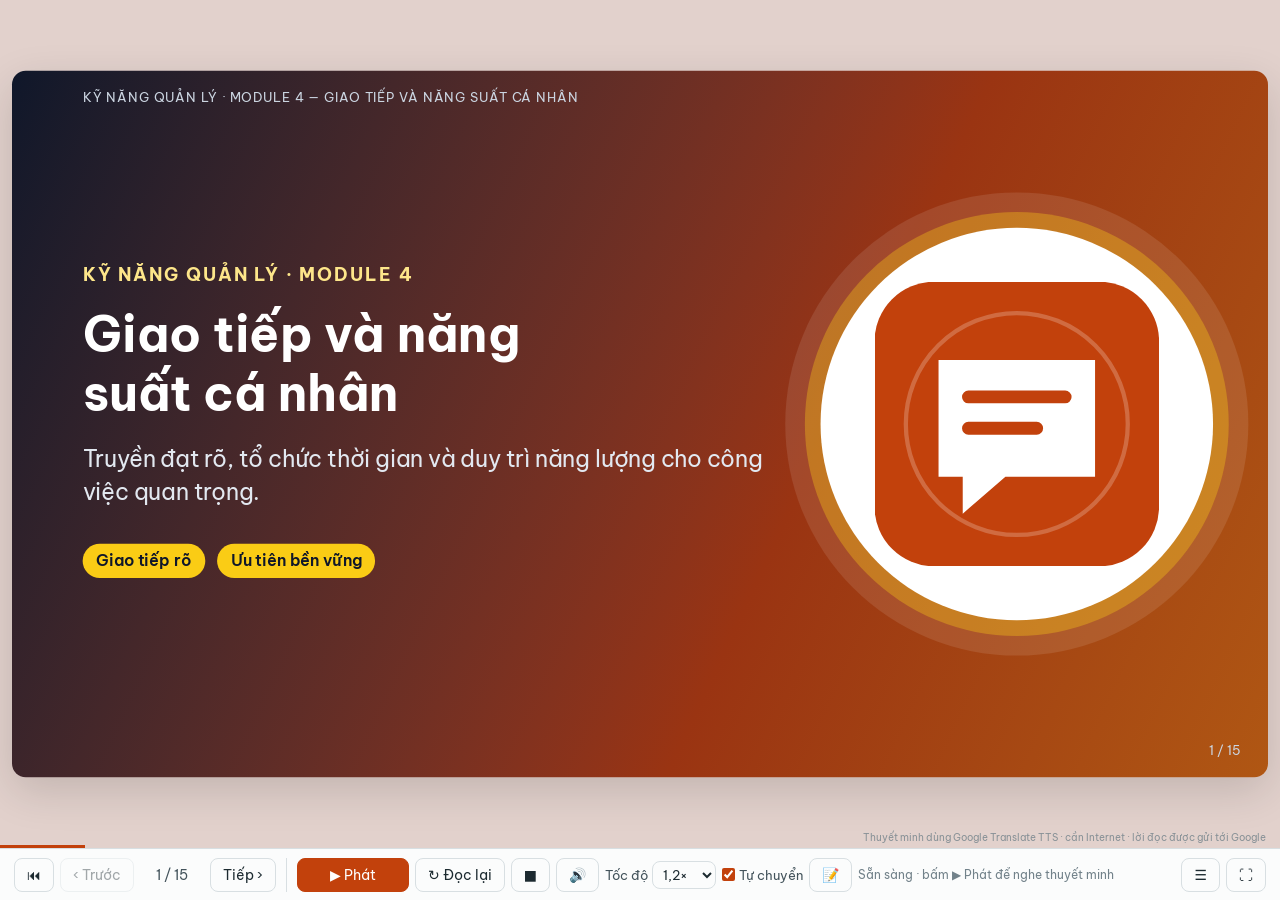
<file: slides/04-giao-tiep-nang-suat.html>
<!doctype html>
<html lang="vi"><head><meta charset="utf-8"><meta name="viewport" content="width=device-width, initial-scale=1"><meta name="referrer" content="no-referrer">
<title>QLL · Giao tiếp và năng suất cá nhân</title><link rel="icon" type="image/png" sizes="32x32" href="../icons/favicon-32.png"><link rel="icon" type="image/png" sizes="48x48" href="../icons/favicon-48.png"><link rel="apple-touch-icon" href="../icons/apple-touch-icon.png"><link rel="manifest" href="../manifest.webmanifest"><meta name="theme-color" content="#c2410c"><link rel="preconnect" href="https://fonts.googleapis.com"><link rel="preconnect" href="https://fonts.gstatic.com" crossorigin><link href="https://fonts.googleapis.com/css2?family=Be+Vietnam+Pro:wght@400;600;700;800&display=swap" rel="stylesheet"><link rel="stylesheet" href="deck.css?v=4"></head>
<body class="m4" data-module="Kỹ năng quản lý · Module 4 — Giao tiếp và năng suất cá nhân"><div class="deck"><section class="slide title"><div class="hero-art"><img src="art/m4.svg" alt=""></div><div class="eyebrow">Kỹ năng quản lý · Module 4</div><h1>Giao tiếp và năng suất cá nhân</h1><div class="sub">Truyền đạt rõ, tổ chức thời gian và duy trì năng lượng cho công việc quan trọng.</div><div class="meta"><span class="chip">Giao tiếp rõ</span><span class="chip">Ưu tiên bền vững</span></div></section><section class="slide has-art"><img class="corner-art" src="art/m4.svg" alt=""><h2>Bắt đầu từ mục đích giao tiếp</h2><div class="body"><div class="cards" style="--n:3"><div class="card"><h3>Người nghe</h3><p>Họ cần hiểu hoặc quyết định điều gì?</p></div><div class="card"><h3>Thông điệp</h3><p>Chọn một ý chính và vài căn cứ cần thiết.</p></div><div class="card"><h3>Hành động</h3><p>Nêu rõ ai làm gì tiếp theo và khi nào.</p></div></div></div></section><section class="slide has-art"><img class="corner-art" src="art/m4.svg" alt=""><h2>Viết ngắn, dễ hành động</h2><div class="body"><ul><li><b>Đưa ý chính lên trước.</b> Nêu yêu cầu hoặc kết luận ngay đầu thư.</li><li><b>Tổ chức thông tin.</b> Dùng đoạn ngắn, tiêu đề và danh sách khi hữu ích.</li><li><b>Rà lại.</b> Kiểm tra độ chính xác, giọng điệu và việc người đọc cần làm.</li></ul></div></section><section class="slide has-art"><img class="corner-art" src="art/m4.svg" alt=""><h2>Trình bày để người nghe theo kịp</h2><div class="body"><div class="cols"><div><h3>Mở bài</h3><p>Nêu vấn đề và lý do cần quan tâm.</p><h3>Thân bài</h3><p>Chọn vài luận điểm hỗ trợ, dùng ví dụ phù hợp.</p></div><div class="callout">Tóm tắt đề nghị và mời câu hỏi hoặc phản hồi.</div></div></div></section><section class="slide has-art"><img class="corner-art" src="art/m4.svg" alt=""><h2>Cuộc họp cần tạo ra quyết định</h2><div class="body"><ul><li><b>Trước họp.</b> Xác định mục tiêu, người cần tham gia và tài liệu.</li><li><b>Trong họp.</b> Giữ thảo luận đúng mục tiêu, mời tiếng nói khác nhau.</li><li><b>Sau họp.</b> Ghi quyết định, người phụ trách và hạn hoàn thành.</li></ul></div></section><section class="slide has-art"><img class="corner-art" src="art/m4.svg" alt=""><h2>Ưu tiên theo giá trị và thời điểm</h2><div class="body"><div class="cards" style="--n:3"><div class="card"><h3>Quan trọng</h3><p>Việc có ảnh hưởng đáng kể đến mục tiêu.</p></div><div class="card"><h3>Khẩn cấp</h3><p>Việc cần phản hồi sớm vì thời hạn hoặc rủi ro.</p></div><div class="card"><h3>Lựa chọn</h3><p>Lên lịch, giao việc, thương lượng hoặc dừng việc ít giá trị.</p></div></div></div></section><section class="slide has-art"><img class="corner-art" src="art/m4.svg" alt=""><h2>Tạo khoảng tập trung</h2><div class="body"><ul><li><b>Chọn một nhiệm vụ.</b> Xác định kết quả nhỏ có thể hoàn tất.</li><li><b>Giảm gián đoạn.</b> Tắt thông báo hoặc báo trước khung giờ tập trung.</li><li><b>Chừa khoảng đệm.</b> Lịch cần chỗ cho việc bất ngờ và chuyển đổi nhiệm vụ.</li></ul></div></section><section class="slide has-art"><img class="corner-art" src="art/m4.svg" alt=""><h2>Tránh biến mình thành điểm nghẽn</h2><div class="body"><div class="cols"><div><h3>Phân loại yêu cầu</h3><p>Có việc cần quyết định, có việc nhân viên tự giải quyết được.</p><h3>Hỏi trước khi nhận</h3><p>Người đề nghị đã thử phương án nào?</p></div><div class="callout">Nêu giới hạn quyết định và lúc cần báo lại.</div></div></div></section><section class="slide has-art"><img class="corner-art" src="art/m4.svg" alt=""><h2>Quản lý căng thẳng bằng thay đổi cụ thể</h2><div class="body"><ul><li><b>Nhận ra dấu hiệu.</b> Theo dõi chất lượng tập trung, giấc nghỉ và tâm trạng.</li><li><b>Giảm nguồn gây áp lực.</b> Đàm phán phạm vi, thời hạn hoặc nguồn lực.</li><li><b>Phục hồi.</b> Chủ động nghỉ ngắn, vận động và kết nối với hỗ trợ cá nhân.</li></ul></div></section><section class="slide has-art"><img class="corner-art" src="art/m4.svg" alt=""><h2>Giữ ranh giới giữa công việc và đời sống</h2><div class="body"><div class="cards" style="--n:3"><div class="card"><h3>Nêu giới hạn</h3><p>Làm rõ khung giờ hoặc thời gian không làm việc.</p></div><div class="card"><h3>Bàn giao</h3><p>Ghi thông tin để người khác xử lý việc thật sự cần thiết.</p></div><div class="card"><h3>Đánh giá lại</h3><p>Nếu lịch thường xuyên vượt giới hạn, cần thay đổi khối lượng hoặc cách làm.</p></div></div></div></section><section class="slide has-art"><img class="corner-art" src="art/m4.svg" alt=""><h2>Tình huống áp dụng</h2><div class="body"><div class="callout">Một quản lý liên tục bị kéo vào tin nhắn và họp, nên việc lập kế hoạch cho quý tiếp theo bị lùi nhiều lần.</div><div class="cards" style="--n:3"><div class="card"><h3>Chọn khung</h3><p>Đặt lịch làm việc tập trung và thông báo cho nhóm.</p></div><div class="card"><h3>Sàng lọc</h3><p>Chuyển câu hỏi thường gặp thành hướng dẫn hoặc giao quyền.</p></div><div class="card"><h3>Rà soát</h3><p>Cuối tuần xem việc nào chiếm thời gian và vì sao.</p></div></div></div></section><section class="slide has-art"><img class="corner-art" src="art/m4.svg" alt=""><h2>Thử trong tuần này</h2><div class="body"><div class="flow" style="--n:3"><div><b>Lập danh sách</b>Ghi việc quan trọng và việc khẩn cấp.</div><div><b>Chọn một việc</b>Đặt khung tập trung trong lịch.</div><div><b>Kết thúc ngày</b>Ghi bước đầu tiên cho ngày mai và thời điểm nghỉ.</div></div><div class="statement">Quản lý thời gian là chọn điều đáng nhận sự chú ý.<small>Chọn một hành động nhỏ, ghi lại kết quả và điều chỉnh.</small></div></div></section><section class="slide has-art infographic-slide"><img class="corner-art" src="art/m4.svg" alt=""><h2>Infographic: giao tiếp khép vòng, công việc ít rơi rớt</h2><div class="body infographic-body"><p class="infographic-intro">Gửi thông tin chưa đồng nghĩa với đã giao tiếp. Hãy xác nhận cách hiểu và hành động kế tiếp.</p><div class="diagram-frame"><img class="infographic-art" src="art/m4-infographic.svg" alt="Sơ đồ bốn bước: Giao tiếp khép vòng, công việc ít rơi rớt"></div><div class="flow infographic-flow" style="--n:4"><div><b>Mục đích</b>Muốn người nghe hiểu hay quyết?</div><div><b>Thông điệp</b>Kết luận, bối cảnh, yêu cầu</div><div><b>Xác nhận</b>Nghe lại cách hiểu, câu hỏi</div><div><b>Theo dõi</b>Người làm, hạn, bước tiếp </div></div><div class="cards" style="--n:2"><div class="card"><h3>Viết để hành động</h3><p>Đặt yêu cầu lên đầu; ghi người phụ trách và thời điểm.</p></div><div class="card"><h3>Họp để tạo đầu ra</h3><p>Nếu không cần quyết định hay phối hợp, cân nhắc cách khác.</p></div></div><div class="callout infographic-note">Mô hình gợi ý để thực hành; điều chỉnh theo bối cảnh, thẩm quyền và rủi ro.</div><p class="say">Sơ đồ tóm tắt bốn bước. Gửi thông tin chưa đồng nghĩa với đã giao tiếp. Hãy xác nhận cách hiểu và hành động kế tiếp. Viết để hành động: Đặt yêu cầu lên đầu; ghi người phụ trách và thời điểm. Họp để tạo đầu ra: Nếu không cần quyết định hay phối hợp, cân nhắc cách khác.</p></div></section><section class="slide has-art lab-slide"><img class="corner-art" src="art/m4.svg" alt=""><h2>Phòng thực hành: thiết kế lại cuộc họp tuần</h2><div class="body lab-body"><div class="lab-scene"><span class="lab-label">TÌNH HUỐNG</span>Cuộc họp tuần nhiều cập nhật miệng nhưng ít quyết định. Một thành viên thường rời cuộc họp mà không biết việc nào thuộc về mình.</div><div class="cards" style="--n:3"><div class="card"><h3>Trước họp</h3><p>Ghi mục tiêu và quyết định cần chốt.</p></div><div class="card"><h3>Trong họp</h3><p>Tách cập nhật, thảo luận, quyết định.</p></div><div class="card"><h3>Sau họp</h3><p>Ghi người phụ trách, hạn, hỗ trợ.</p></div></div><details class="lab-answer"><summary>Xem gợi ý xử lý</summary><p>Gửi trước mục tiêu và tài liệu. Dành thời gian cho điểm cần quyết định; chuyển cập nhật thuần túy sang văn bản nếu phù hợp. Cuối buổi đọc lại quyết định, người phụ trách và thời điểm cập nhật.</p></details><div class="callout lab-debrief">Hãy tự trả lời trước khi mở gợi ý. Điều chỉnh theo quyền hạn và mức rủi ro của nhóm.</div><p class="say">Phòng thực hành: thiết kế lại cuộc họp tuần. Tình huống: Cuộc họp tuần nhiều cập nhật miệng nhưng ít quyết định. Một thành viên thường rời cuộc họp mà không biết việc nào thuộc về mình.. Hãy tự nêu dữ kiện, rủi ro và hành động đầu tiên trước khi mở gợi ý xử lý.</p></div></section><section class="slide has-art"><img class="corner-art" src="art/m4.svg" alt=""><h2>Điều cần nhớ</h2><div class="body"><div class="cards" style="--n:3"><div class="card"><h3>Giao tiếp</h3><p>Viết hoặc nói hướng đến mục đích và hành động.</p></div><div class="card"><h3>Năng suất</h3><p>Bảo vệ tập trung và giao quyền phù hợp.</p></div><div class="card"><h3>Sức bền</h3><p>Điều chỉnh áp lực trước khi nó làm giảm chất lượng.</p></div></div><div class="callout">Hủy hoặc giao lại một hoạt động ít giá trị để dành chỗ cho việc quan trọng.</div></div></section></div><script src="deck.js"></script></body></html>
</file>
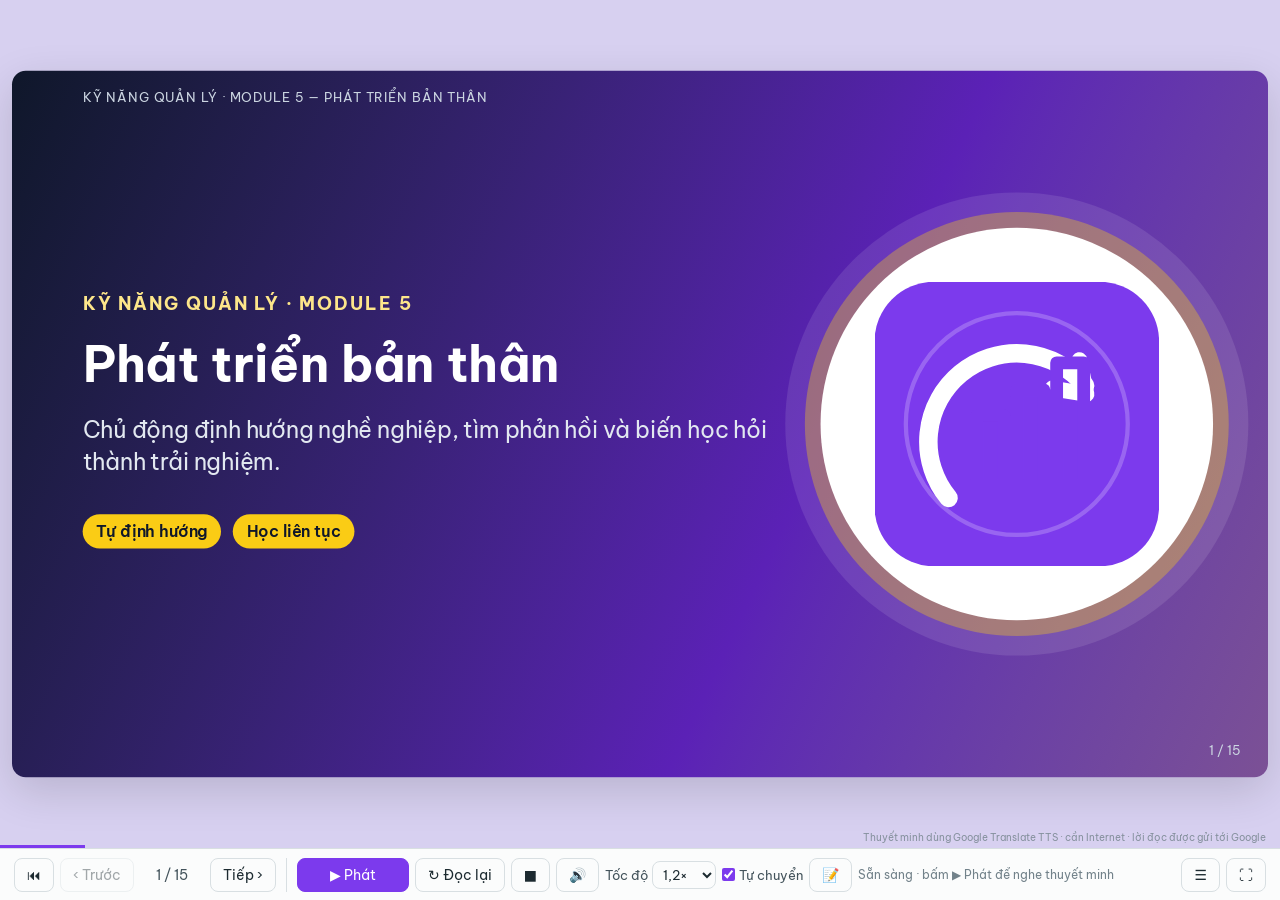
<file: slides/05-phat-trien-ban-than.html>
<!doctype html>
<html lang="vi"><head><meta charset="utf-8"><meta name="viewport" content="width=device-width, initial-scale=1"><meta name="referrer" content="no-referrer">
<title>QLL · Phát triển bản thân</title><link rel="icon" type="image/png" sizes="32x32" href="../icons/favicon-32.png"><link rel="icon" type="image/png" sizes="48x48" href="../icons/favicon-48.png"><link rel="apple-touch-icon" href="../icons/apple-touch-icon.png"><link rel="manifest" href="../manifest.webmanifest"><meta name="theme-color" content="#7c3aed"><link rel="preconnect" href="https://fonts.googleapis.com"><link rel="preconnect" href="https://fonts.gstatic.com" crossorigin><link href="https://fonts.googleapis.com/css2?family=Be+Vietnam+Pro:wght@400;600;700;800&display=swap" rel="stylesheet"><link rel="stylesheet" href="deck.css?v=4"></head>
<body class="m5" data-module="Kỹ năng quản lý · Module 5 — Phát triển bản thân"><div class="deck"><section class="slide title"><div class="hero-art"><img src="art/m5.svg" alt=""></div><div class="eyebrow">Kỹ năng quản lý · Module 5</div><h1>Phát triển bản thân</h1><div class="sub">Chủ động định hướng nghề nghiệp, tìm phản hồi và biến học hỏi thành trải nghiệm.</div><div class="meta"><span class="chip">Tự định hướng</span><span class="chip">Học liên tục</span></div></section><section class="slide has-art"><img class="corner-art" src="art/m5.svg" alt=""><h2>Chủ động với con đường nghề nghiệp</h2><div class="body"><div class="cards" style="--n:3"><div class="card"><h3>Không chỉ chờ thăng chức</h3><p>Năng lực có thể phát triển qua nhiều kiểu vai trò.</p></div><div class="card"><h3>Tìm điều có ý nghĩa</h3><p>Xem công việc nào tạo động lực và đóng góp.</p></div><div class="card"><h3>Chịu trách nhiệm</h3><p>Bạn cần chủ động nêu mục tiêu và đề nghị cơ hội.</p></div></div></div></section><section class="slide has-art"><img class="corner-art" src="art/m5.svg" alt=""><h2>Lập bản đồ điểm mạnh và khoảng trống</h2><div class="body"><ul><li><b>Điểm mạnh.</b> Năng lực nào giúp bạn tạo kết quả lặp lại?</li><li><b>Khoảng trống.</b> Việc nào hiện cần thêm kiến thức hoặc trải nghiệm?</li><li><b>Ưu tiên học.</b> Chọn một năng lực gắn với mục tiêu tiếp theo.</li></ul></div></section><section class="slide has-art"><img class="corner-art" src="art/m5.svg" alt=""><h2>Đặt mục tiêu phát triển có thể thực hiện</h2><div class="body"><div class="cols"><div><h3>Cụ thể</h3><p>Mô tả hành vi hoặc năng lực cần thay đổi.</p><h3>Có bằng chứng</h3><p>Nêu cách nhận biết tiến bộ.</p></div><div class="callout">Chọn mốc thực hành và ngày xem lại.</div></div></div></section><section class="slide has-art"><img class="corner-art" src="art/m5.svg" alt=""><h2>Tìm cơ hội ngay trong công việc</h2><div class="body"><ul><li><b>Nhiệm vụ mới.</b> Nhận phần việc mở rộng kỹ năng hiện có.</li><li><b>Dự án khác nhóm.</b> Học cách phối hợp và nhìn hoạt động rộng hơn.</li><li><b>Quan sát công việc.</b> Theo dõi người có kinh nghiệm và hỏi cách họ ra quyết định.</li></ul></div></section><section class="slide has-art"><img class="corner-art" src="art/m5.svg" alt=""><h2>Yêu cầu phản hồi cụ thể</h2><div class="body"><div class="cards" style="--n:3"><div class="card"><h3>Hỏi về hành vi</h3><p>“Trong cuộc họp vừa rồi, điều gì tôi làm giúp hoặc cản trở trao đổi?”</p></div><div class="card"><h3>Xin ví dụ</h3><p>Tình huống cụ thể giúp tránh nhận xét chung chung.</p></div><div class="card"><h3>Cảm ơn và kiểm tra</h3><p>Tóm lại điều nghe được, rồi hỏi mình hiểu đúng chưa.</p></div></div></div></section><section class="slide has-art"><img class="corner-art" src="art/m5.svg" alt=""><h2>Dùng phản hồi mà không phòng thủ</h2><div class="body"><ul><li><b>Nghe hết.</b> Đừng vội giải thích ý định của mình.</li><li><b>Tách dữ liệu và kết luận.</b> Xác định hành vi quan sát được, không chỉ nhãn đánh giá.</li><li><b>Chọn thử nghiệm.</b> Thay đổi một hành vi và hỏi lại sau đó.</li></ul></div></section><section class="slide has-art"><img class="corner-art" src="art/m5.svg" alt=""><h2>Tìm người hỗ trợ học tập</h2><div class="body"><div class="cols"><div><h3>Người quản lý</h3><p>Có thể giúp nối mục tiêu cá nhân với nhu cầu nhóm.</p><h3>Người hướng dẫn</h3><p>Chia sẻ góc nhìn và cách tiếp cận.</p></div><div class="callout">Có thể trao đổi kiến thức hoặc quan sát lẫn nhau.</div></div></div></section><section class="slide has-art"><img class="corner-art" src="art/m5.svg" alt=""><h2>Học bằng cách làm rồi suy ngẫm</h2><div class="body"><ul><li><b>Thử.</b> Áp dụng một kỹ năng vào nhiệm vụ thật.</li><li><b>Quan sát.</b> Ghi lại điều đã xảy ra và phản ứng của người khác.</li><li><b>Rút kinh nghiệm.</b> Chọn điều sẽ giữ, bỏ hoặc thử khác ở lần sau.</li></ul></div></section><section class="slide has-art"><img class="corner-art" src="art/m5.svg" alt=""><h2>Cập nhật kế hoạch khi hoàn cảnh đổi</h2><div class="body"><div class="cards" style="--n:3"><div class="card"><h3>Rà soát định kỳ</h3><p>Mục tiêu còn phù hợp với công việc và ưu tiên không?</p></div><div class="card"><h3>Tìm lối đi khác</h3><p>Có thể phát triển qua dự án ngang, chuyên môn sâu hoặc vai trò mới.</p></div><div class="card"><h3>Trao đổi sớm</h3><p>Chia sẻ mong muốn nghề nghiệp trước kỳ đánh giá chính thức.</p></div></div></div></section><section class="slide has-art"><img class="corner-art" src="art/m5.svg" alt=""><h2>Tình huống áp dụng</h2><div class="body"><div class="callout">Bạn muốn phát triển kỹ năng dẫn dắt dự án, nhưng công việc hiện tại chưa có vị trí quản lý trống.</div><div class="cards" style="--n:3"><div class="card"><h3>Làm rõ năng lực</h3><p>Chọn kỹ năng cần luyện và cách quan sát tiến bộ.</p></div><div class="card"><h3>Tìm trải nghiệm</h3><p>Đề nghị phụ trách một phần dự án liên nhóm.</p></div><div class="card"><h3>Xin phản hồi</h3><p>Sau mỗi mốc, hỏi người tham gia điều gì nên cải thiện.</p></div></div></div></section><section class="slide has-art"><img class="corner-art" src="art/m5.svg" alt=""><h2>Thử trong tuần này</h2><div class="body"><div class="flow" style="--n:3"><div><b>Chọn hướng</b>Viết một mục tiêu nghề nghiệp cho giai đoạn tới.</div><div><b>Xin góc nhìn</b>Hỏi một người tin cậy về hành vi bạn nên phát triển.</div><div><b>Thực hành</b>Tìm nhiệm vụ nhỏ để thử kỹ năng đó.</div></div><div class="statement">Phát triển nghề nghiệp cần mục tiêu, trải nghiệm và phản hồi.<small>Chọn một hành động nhỏ, ghi lại kết quả và điều chỉnh.</small></div></div></section><section class="slide has-art infographic-slide"><img class="corner-art" src="art/m5.svg" alt=""><h2>Infographic: học qua vòng lặp nhỏ và có thật</h2><div class="body infographic-body"><p class="infographic-intro">Phát triển không chỉ là tham gia khóa học. Gắn năng lực với trải nghiệm thực tế, phản hồi và lần thử tiếp theo.</p><div class="diagram-frame"><img class="infographic-art" src="art/m5-infographic.svg" alt="Sơ đồ bốn bước: Học qua vòng lặp nhỏ và có thật"></div><div class="flow infographic-flow" style="--n:4"><div><b>Chọn</b>Năng lực gắn với mục tiêu</div><div><b>Thử</b>Nhiệm vụ hơi vượt vùng quen</div><div><b>Phản hồi</b>Hỏi hành vi và tác động</div><div><b>Điều chỉnh</b>Rút bài học cho lần tới </div></div><div class="cards" style="--n:2"><div class="card"><h3>Mục tiêu cụ thể</h3><p>Mô tả hành vi quan sát thay vì “lãnh đạo tốt hơn”.</p></div><div class="card"><h3>Độ khó phù hợp</h3><p>Việc hoàn toàn mới có thể cần mục tiêu học trước.</p></div></div><div class="callout infographic-note">Mô hình gợi ý để thực hành; điều chỉnh theo bối cảnh, thẩm quyền và rủi ro.</div><p class="source-note no-say">Nguồn: <a href="https://doi.org/10.1111/j.1467-8721.2006.00449.x" target="_blank" rel="noopener">Locke &amp; Latham · Goal-Setting Theory</a></p><p class="say">Sơ đồ tóm tắt bốn bước. Phát triển không chỉ là tham gia khóa học. Gắn năng lực với trải nghiệm thực tế, phản hồi và lần thử tiếp theo. Mục tiêu cụ thể: Mô tả hành vi quan sát thay vì “lãnh đạo tốt hơn”. Độ khó phù hợp: Việc hoàn toàn mới có thể cần mục tiêu học trước.</p></div></section><section class="slide has-art lab-slide"><img class="corner-art" src="art/m5.svg" alt=""><h2>Phòng thực hành: kế hoạch phát triển trong 2 tuần</h2><div class="body lab-body"><div class="lab-scene"><span class="lab-label">TÌNH HUỐNG</span>Bạn muốn cải thiện cách cập nhật với lãnh đạo. Tuần này có một buổi báo cáo dự án và một cuộc họp rà soát.</div><div class="cards" style="--n:3"><div class="card"><h3>Hành vi</h3><p>Bạn muốn thể hiện điều gì cụ thể?</p></div><div class="card"><h3>Cơ hội</h3><p>Cuộc họp nào có thể thử?</p></div><div class="card"><h3>Phản hồi</h3><p>Bạn sẽ hỏi ai điều gì sau đó?</p></div></div><details class="lab-answer"><summary>Xem gợi ý xử lý</summary><p>Nêu kết luận trước, một rủi ro và lựa chọn đề xuất. Sau đó hỏi người tin cậy phần nào giúp ra quyết định, điều gì còn khó hiểu. Ghi một điều sẽ điều chỉnh.</p></details><div class="callout lab-debrief">Hãy tự trả lời trước khi mở gợi ý. Điều chỉnh theo quyền hạn và mức rủi ro của nhóm.</div><p class="say">Phòng thực hành: kế hoạch phát triển trong 2 tuần. Tình huống: Bạn muốn cải thiện cách cập nhật với lãnh đạo. Tuần này có một buổi báo cáo dự án và một cuộc họp rà soát.. Hãy tự nêu dữ kiện, rủi ro và hành động đầu tiên trước khi mở gợi ý xử lý.</p></div></section><section class="slide has-art"><img class="corner-art" src="art/m5.svg" alt=""><h2>Điều cần nhớ</h2><div class="body"><div class="cards" style="--n:3"><div class="card"><h3>Tự định hướng</h3><p>Nêu điều bạn muốn học và vì sao.</p></div><div class="card"><h3>Tạo cơ hội</h3><p>Tìm dự án hoặc nhiệm vụ mới để luyện.</p></div><div class="card"><h3>Đóng vòng</h3><p>Nhận phản hồi, thử thay đổi và xem lại kết quả.</p></div></div><div class="callout">Đặt một cuộc trao đổi nghề nghiệp trước khi có nhu cầu đổi việc khẩn cấp.</div></div></section></div><script src="deck.js"></script></body></html>
</file>
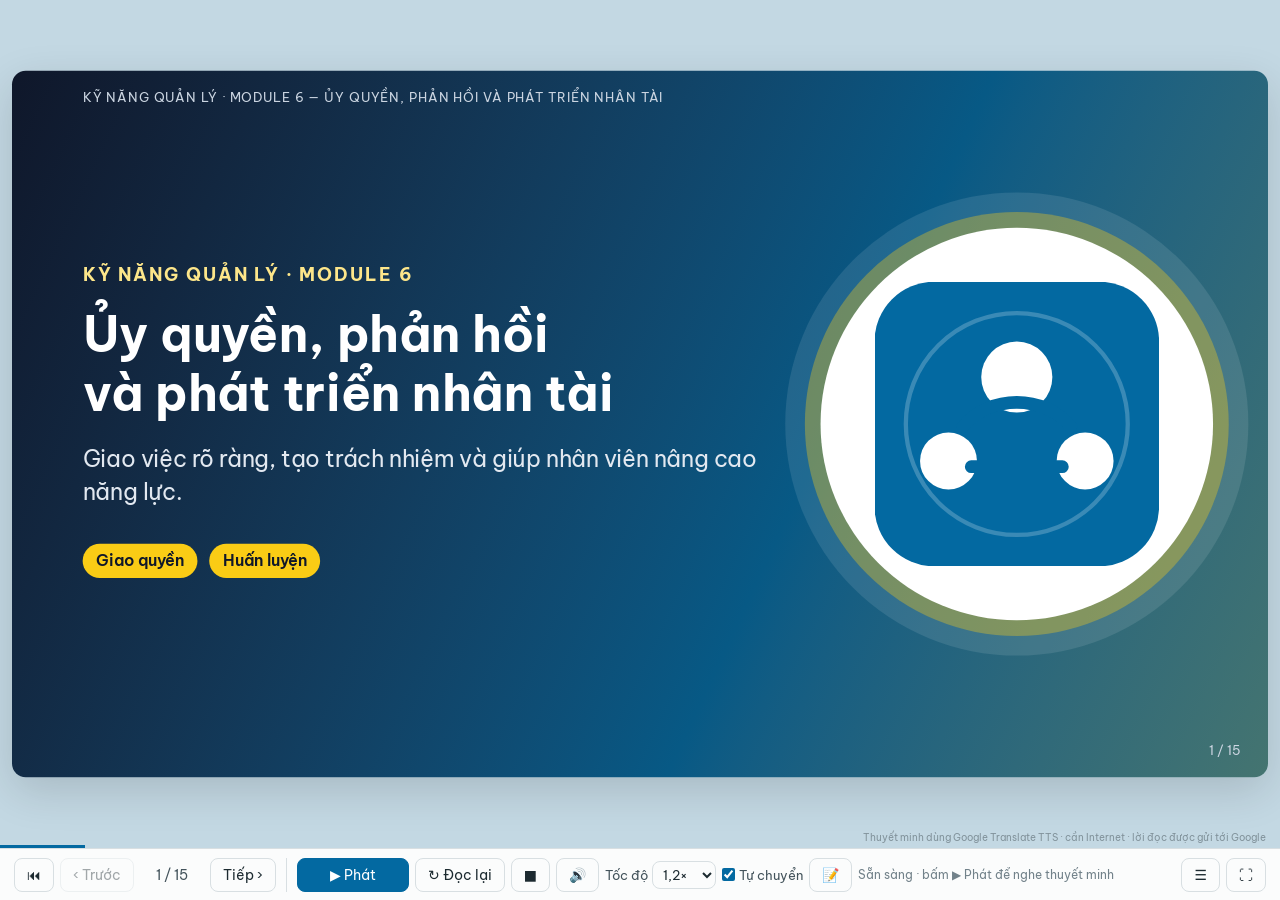
<file: slides/06-uy-quyen-phan-hoi.html>
<!doctype html>
<html lang="vi"><head><meta charset="utf-8"><meta name="viewport" content="width=device-width, initial-scale=1"><meta name="referrer" content="no-referrer">
<title>QLL · Ủy quyền, phản hồi và phát triển nhân tài</title><link rel="icon" type="image/png" sizes="32x32" href="../icons/favicon-32.png"><link rel="icon" type="image/png" sizes="48x48" href="../icons/favicon-48.png"><link rel="apple-touch-icon" href="../icons/apple-touch-icon.png"><link rel="manifest" href="../manifest.webmanifest"><meta name="theme-color" content="#0369a1"><link rel="preconnect" href="https://fonts.googleapis.com"><link rel="preconnect" href="https://fonts.gstatic.com" crossorigin><link href="https://fonts.googleapis.com/css2?family=Be+Vietnam+Pro:wght@400;600;700;800&display=swap" rel="stylesheet"><link rel="stylesheet" href="deck.css?v=4"></head>
<body class="m6" data-module="Kỹ năng quản lý · Module 6 — Ủy quyền, phản hồi và phát triển nhân tài"><div class="deck"><section class="slide title"><div class="hero-art"><img src="art/m6.svg" alt=""></div><div class="eyebrow">Kỹ năng quản lý · Module 6</div><h1>Ủy quyền, phản hồi và phát triển nhân tài</h1><div class="sub">Giao việc rõ ràng, tạo trách nhiệm và giúp nhân viên nâng cao năng lực.</div><div class="meta"><span class="chip">Giao quyền</span><span class="chip">Huấn luyện</span></div></section><section class="slide has-art"><img class="corner-art" src="art/m6.svg" alt=""><h2>Ủy quyền là phân công kèm phát triển</h2><div class="body"><div class="cards" style="--n:3"><div class="card"><h3>Chọn việc</h3><p>Giữ lại việc cần thẩm quyền riêng; cân nhắc giao phần phù hợp.</p></div><div class="card"><h3>Chọn người</h3><p>Xem năng lực hiện tại, mức sẵn sàng và khối lượng.</p></div><div class="card"><h3>Giữ trách nhiệm</h3><p>Quản lý vẫn chịu trách nhiệm về kết quả của nhóm.</p></div></div></div></section><section class="slide has-art"><img class="corner-art" src="art/m6.svg" alt=""><h2>Nói rõ kết quả và ranh giới</h2><div class="body"><ul><li><b>Kết quả.</b> Mô tả đầu ra cần đạt và tiêu chuẩn chất lượng.</li><li><b>Quyền quyết định.</b> Nêu điều nhân viên tự quyết và việc cần xin ý kiến.</li><li><b>Nguồn lực.</b> Cung cấp thời gian, thông tin và người hỗ trợ.</li></ul></div></section><section class="slide has-art"><img class="corner-art" src="art/m6.svg" alt=""><h2>Cùng thống nhất kế hoạch giao việc</h2><div class="body"><div class="cols"><div><h3>Trao đổi hai chiều</h3><p>Hỏi người nhận đánh giá độ khả thi thế nào.</p><h3>Làm rõ trở ngại</h3><p>Nêu kỹ năng, thời gian hoặc phụ thuộc còn thiếu.</p></div><div class="callout">Đặt thời điểm cập nhật và cách báo vấn đề.</div></div></div></section><section class="slide has-art"><img class="corner-art" src="art/m6.svg" alt=""><h2>Hỗ trợ mà không quản lý vi mô</h2><div class="body"><ul><li><b>Kiểm tra theo mốc.</b> Theo dõi tiến độ vào thời điểm đã thống nhất.</li><li><b>Hỏi thay vì giành việc.</b> “Bạn đang cân nhắc lựa chọn nào?”</li><li><b>Tăng hỗ trợ khi cần.</b> Điều chỉnh nguồn lực nếu giả định ban đầu thay đổi.</li></ul></div></section><section class="slide has-art"><img class="corner-art" src="art/m6.svg" alt=""><h2>Tránh nhận lại việc đã giao</h2><div class="body"><div class="cards" style="--n:3"><div class="card"><h3>Nhận diện</h3><p>Nhân viên mang vấn đề lên mà chưa nghĩ phương án.</p></div><div class="card"><h3>Trả câu hỏi</h3><p>Hỏi họ đề xuất cách xử lý nào.</p></div><div class="card"><h3>Giữ ranh giới</h3><p>Chỉ can thiệp khi có rủi ro hoặc quyền hạn vượt phạm vi.</p></div></div></div></section><section class="slide has-art"><img class="corner-art" src="art/m6.svg" alt=""><h2>Phản hồi về hành vi có thể quan sát</h2><p class="source-note no-say">Nguồn tham khảo: <a href="https://www.ccl.org/articles/leading-effectively-articles/sbi-feedback-model-a-quick-win-for-busy-managers/" target="_blank" rel="noopener">Center for Creative Leadership · SBI Feedback</a></p><div class="body"><ul><li><b>Bối cảnh.</b> Nêu thời điểm hoặc tình huống cụ thể.</li><li><b>Hành vi.</b> Mô tả điều đã thấy hoặc nghe, không gắn nhãn.</li><li><b>Tác động.</b> Giải thích ảnh hưởng đến công việc và thống nhất bước sau.</li></ul></div></section><section class="slide has-art"><img class="corner-art" src="art/m6.svg" alt=""><h2>Phản hồi tích cực cũng cần cụ thể</h2><div class="body"><div class="cols"><div><h3>Nêu việc làm</h3><p>Chỉ rõ đóng góp hoặc hành vi hữu ích.</p><h3>Nêu ảnh hưởng</h3><p>Giải thích nó giúp nhóm hoặc khách hàng ra sao.</p></div><div class="callout">Nói điều nên tiếp tục trong tình huống tương tự.</div></div></div></section><section class="slide has-art"><img class="corner-art" src="art/m6.svg" alt=""><h2>Trao đổi khi hiệu suất chưa đạt</h2><div class="body"><ul><li><b>Chuẩn bị.</b> Tách dữ kiện khỏi phỏng đoán về động cơ.</li><li><b>Hỏi góc nhìn.</b> Cho nhân viên cơ hội giải thích bối cảnh.</li><li><b>Thống nhất kế hoạch.</b> Nêu thay đổi, hỗ trợ và thời điểm xem lại.</li></ul></div></section><section class="slide has-art"><img class="corner-art" src="art/m6.svg" alt=""><h2>Huấn luyện để người khác tự suy nghĩ</h2><div class="body"><div class="cards" style="--n:3"><div class="card"><h3>Hỏi mở</h3><p>“Bạn muốn đạt kết quả nào?”</p></div><div class="card"><h3>Khám phá lựa chọn</h3><p>“Bạn còn cách nào khác?”</p></div><div class="card"><h3>Chốt cam kết</h3><p>Để nhân viên nói bước họ sẽ thử và khi nào cập nhật.</p></div></div></div></section><section class="slide has-art"><img class="corner-art" src="art/m6.svg" alt=""><h2>Tình huống áp dụng</h2><div class="body"><div class="callout">Một nhân viên mang đến vấn đề đã giao, nói rằng “Anh/chị quyết định giúp em” nhưng chưa thử tìm phương án.</div><div class="cards" style="--n:3"><div class="card"><h3>Làm rõ</h3><p>Hỏi điều gì đã xảy ra và điều cần đạt.</p></div><div class="card"><h3>Gợi suy nghĩ</h3><p>Đề nghị nêu hai lựa chọn cùng ưu, nhược điểm.</p></div><div class="card"><h3>Hỗ trợ có giới hạn</h3><p>Chọn phương án và thống nhất lúc báo lại.</p></div></div></div></section><section class="slide has-art"><img class="corner-art" src="art/m6.svg" alt=""><h2>Thử trong tuần này</h2><div class="body"><div class="flow" style="--n:3"><div><b>Giao một việc</b>Nêu kết quả, quyền quyết định và ranh giới.</div><div><b>Hẹn mốc</b>Chọn thời điểm rà soát hợp lý.</div><div><b>Phản hồi</b>Mô tả một hành vi và tác động cụ thể.</div></div><div class="statement">Giao việc tốt tạo quyền chủ động và giữ trách nhiệm rõ ràng.<small>Chọn một hành động nhỏ, ghi lại kết quả và điều chỉnh.</small></div></div></section><section class="slide has-art infographic-slide"><img class="corner-art" src="art/m6.svg" alt=""><h2>Infographic: ủy quyền theo mức sẵn sàng và rủi ro</h2><div class="body infographic-body"><p class="infographic-intro">Ủy quyền không phải chuyển việc rồi biến mất. Chọn mức tự chủ theo kỹ năng, rủi ro và giới hạn thẩm quyền.</p><div class="diagram-frame"><img class="infographic-art" src="art/m6-infographic.svg" alt="Sơ đồ bốn bước: Ủy quyền theo mức sẵn sàng và rủi ro"></div><div class="flow infographic-flow" style="--n:4"><div><b>Chỉ dẫn</b>Làm rõ bước đầu, tiêu chuẩn</div><div><b>Đề xuất</b>Cùng xem phương án</div><div><b>Trong ranh giới</b>Nêu việc được tự quyết</div><div><b>Tự chủ</b>Trao quyền, hẹn điểm kiểm </div></div><div class="cards" style="--n:2"><div class="card"><h3>Ranh giới trước</h3><p>Nêu chất lượng, hạn, nguồn lực, rủi ro.</p></div><div class="card"><h3>Điều chỉnh hỗ trợ</h3><p>Khi năng lực tăng, giảm chỉ dẫn, giữ trách nhiệm.</p></div></div><div class="callout infographic-note">Mô hình gợi ý để thực hành; điều chỉnh theo bối cảnh, thẩm quyền và rủi ro.</div><p class="source-note no-say"><p class="say">Sơ đồ tóm tắt bốn bước. Ủy quyền không phải chuyển việc rồi biến mất. Chọn mức tự chủ theo kỹ năng, rủi ro và giới hạn thẩm quyền. Ranh giới trước: Nêu chất lượng, hạn, nguồn lực, rủi ro. Điều chỉnh hỗ trợ: Khi năng lực tăng, giảm chỉ dẫn, giữ trách nhiệm.</p></div></section><section class="slide has-art lab-slide"><img class="corner-art" src="art/m6.svg" alt=""><h2>Phòng thực hành: viết thỏa thuận giao việc</h2><div class="body lab-body"><div class="lab-scene"><span class="lab-label">TÌNH HUỐNG</span>Bạn giao nhân viên chuẩn bị phân tích trước cuộc họp khách hàng. Bản nháp cần được xem sớm vì có thể ảnh hưởng cam kết của nhóm.</div><div class="cards" style="--n:3"><div class="card"><h3>Kết quả</h3><p>Bản phân tích cần giúp quyết định gì?</p></div><div class="card"><h3>Ranh giới</h3><p>Thông tin nào phải kiểm chứng, báo ngay?</p></div><div class="card"><h3>Hỗ trợ</h3><p>Khi nào xem bản nháp, cần giúp gì?</p></div></div><details class="lab-answer"><summary>Xem gợi ý xử lý</summary><p>Thỏa thuận cần có mục đích, tiêu chí, hạn, dữ liệu phải kiểm chứng, quyết định được tự đưa ra và điều phải xin ý kiến. Hẹn xem bản nháp sớm nhưng không duyệt từng bước.</p></details><div class="callout lab-debrief">Hãy tự trả lời trước khi mở gợi ý. Điều chỉnh theo quyền hạn và mức rủi ro của nhóm.</div><p class="say">Phòng thực hành: viết thỏa thuận giao việc. Tình huống: Bạn giao nhân viên chuẩn bị phân tích trước cuộc họp khách hàng. Bản nháp cần được xem sớm vì có thể ảnh hưởng cam kết của nhóm.. Hãy tự nêu dữ kiện, rủi ro và hành động đầu tiên trước khi mở gợi ý xử lý.</p></div></section><section class="slide has-art"><img class="corner-art" src="art/m6.svg" alt=""><h2>Điều cần nhớ</h2><div class="body"><div class="cards" style="--n:3"><div class="card"><h3>Giao việc</h3><p>Kết quả, quyền hạn, nguồn lực và mốc cập nhật.</p></div><div class="card"><h3>Phản hồi</h3><p>Hành vi quan sát được, tác động và bước tiếp theo.</p></div><div class="card"><h3>Phát triển</h3><p>Dùng câu hỏi để nhân viên nghĩ và học qua việc thật.</p></div></div><div class="callout">Kết thúc giao việc bằng cách nhờ người nhận tóm tắt hiểu biết của họ.</div></div></section></div><script src="deck.js"></script></body></html>
</file>
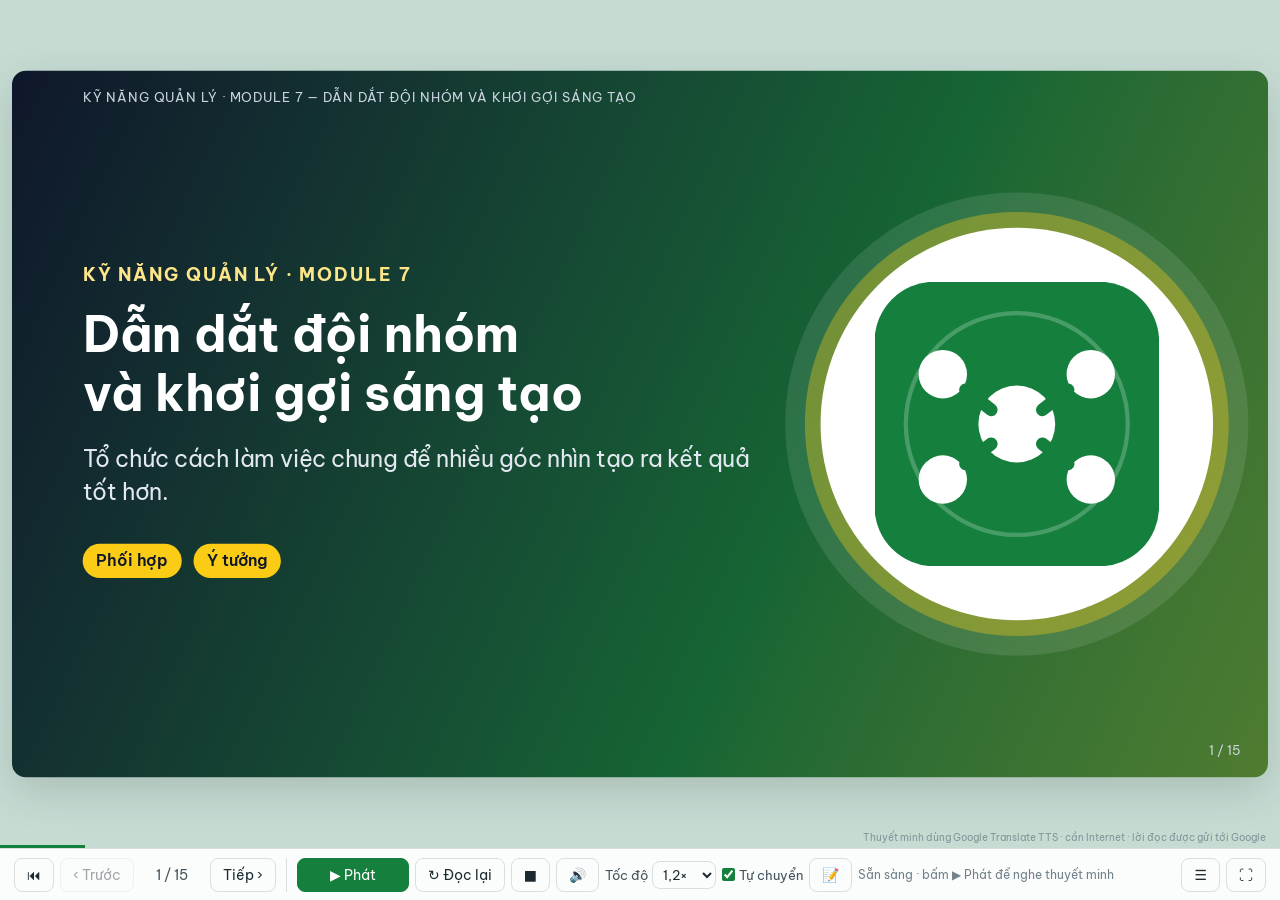
<file: slides/07-doi-nhom-sang-tao.html>
<!doctype html>
<html lang="vi"><head><meta charset="utf-8"><meta name="viewport" content="width=device-width, initial-scale=1"><meta name="referrer" content="no-referrer">
<title>QLL · Dẫn dắt đội nhóm và khơi gợi sáng tạo</title><link rel="icon" type="image/png" sizes="32x32" href="../icons/favicon-32.png"><link rel="icon" type="image/png" sizes="48x48" href="../icons/favicon-48.png"><link rel="apple-touch-icon" href="../icons/apple-touch-icon.png"><link rel="manifest" href="../manifest.webmanifest"><meta name="theme-color" content="#15803d"><link rel="preconnect" href="https://fonts.googleapis.com"><link rel="preconnect" href="https://fonts.gstatic.com" crossorigin><link href="https://fonts.googleapis.com/css2?family=Be+Vietnam+Pro:wght@400;600;700;800&display=swap" rel="stylesheet"><link rel="stylesheet" href="deck.css?v=4"></head>
<body class="m7" data-module="Kỹ năng quản lý · Module 7 — Dẫn dắt đội nhóm và khơi gợi sáng tạo"><div class="deck"><section class="slide title"><div class="hero-art"><img src="art/m7.svg" alt=""></div><div class="eyebrow">Kỹ năng quản lý · Module 7</div><h1>Dẫn dắt đội nhóm và khơi gợi sáng tạo</h1><div class="sub">Tổ chức cách làm việc chung để nhiều góc nhìn tạo ra kết quả tốt hơn.</div><div class="meta"><span class="chip">Phối hợp</span><span class="chip">Ý tưởng</span></div></section><section class="slide has-art"><img class="corner-art" src="art/m7.svg" alt=""><h2>Nhóm cần mục tiêu chung và vai trò rõ</h2><div class="body"><div class="cards" style="--n:3"><div class="card"><h3>Mục tiêu</h3><p>Mọi người hiểu kết quả chung cần đạt.</p></div><div class="card"><h3>Vai trò</h3><p>Biết ai quyết định, ai thực hiện và ai cần tham vấn.</p></div><div class="card"><h3>Phụ thuộc</h3><p>Nhận diện việc của ai cần hoàn thành trước để người khác tiếp tục.</p></div></div></div></section><section class="slide has-art"><img class="corner-art" src="art/m7.svg" alt=""><h2>Xây chuẩn mực làm việc cùng nhau</h2><div class="body"><ul><li><b>Hành vi.</b> Thống nhất cách trao đổi và xử lý bất đồng.</li><li><b>Tính nhất quán.</b> Quản lý làm gương và xử lý vi phạm công bằng.</li><li><b>An toàn lên tiếng.</b> Mời góp ý và không làm nhục người nêu vấn đề.</li></ul></div></section><section class="slide has-art"><img class="corner-art" src="art/m7.svg" alt=""><h2>Dùng khác biệt như nguồn lực</h2><div class="body"><div class="cols"><div><h3>Góc nhìn đa dạng</h3><p>Kinh nghiệm khác nhau có thể giúp thấy rủi ro mới.</p><h3>Điều kiện đóng góp</h3><p>Chia lượt nói và cho thời gian chuẩn bị.</p></div><div class="callout">Kết nối các ý thành lựa chọn thay vì chọn phe.</div></div></div></section><section class="slide has-art"><img class="corner-art" src="art/m7.svg" alt=""><h2>Phối hợp nhóm từ xa hoặc khác văn hóa</h2><div class="body"><ul><li><b>Làm rõ kỳ vọng.</b> Nêu cách phản hồi, thời gian và kênh trao đổi.</li><li><b>Chủ động kết nối.</b> Tạo không gian cho người ít hiện diện trong cuộc họp.</li><li><b>Tránh suy diễn.</b> Kiểm tra ý nghĩa trước khi kết luận từ cách giao tiếp khác nhau.</li></ul></div></section><section class="slide has-art"><img class="corner-art" src="art/m7.svg" alt=""><h2>Xử lý xung đột vào việc, không công kích người</h2><div class="body"><div class="cards" style="--n:3"><div class="card"><h3>Nêu vấn đề</h3><p>Mô tả bất đồng cụ thể và tác động.</p></div><div class="card"><h3>Tìm lợi ích chung</h3><p>Điều gì cả hai bên cần bảo vệ?</p></div><div class="card"><h3>Chốt thử nghiệm</h3><p>Chọn cách làm, người theo dõi và thời điểm đánh giá.</p></div></div></div></section><section class="slide has-art"><img class="corner-art" src="art/m7.svg" alt=""><h2>Tạo buổi sáng tạo có mục tiêu</h2><div class="body"><ul><li><b>Câu hỏi rõ.</b> Nêu vấn đề cần giải và ràng buộc thực tế.</li><li><b>Chuẩn bị.</b> Mời đúng người, chia sẻ bối cảnh trước.</li><li><b>Chọn bước sau.</b> Sàng lọc ý tưởng và xác định cách thử nghiệm.</li></ul></div></section><section class="slide has-art"><img class="corner-art" src="art/m7.svg" alt=""><h2>Mở rộng ý tưởng trước khi phán xét</h2><div class="body"><div class="cols"><div><h3>Tạo nhiều lựa chọn</h3><p>Mời người tham gia phát triển ý tưởng của nhau.</p><h3>Tạm hoãn đánh giá</h3><p>Không bác ý tưởng quá sớm khi đang mở rộng phương án.</p></div><div class="callout">Dùng tiêu chí phù hợp với vấn đề để chọn thử.</div></div></div></section><section class="slide has-art"><img class="corner-art" src="art/m7.svg" alt=""><h2>Đảm bảo mọi góc nhìn được nghe</h2><div class="body"><ul><li><b>Chia thời gian.</b> Mời người chưa nói và ngăn một người chiếm hết cuộc họp.</li><li><b>Thu ý kiến độc lập.</b> Cho mọi người suy nghĩ hoặc viết trước khi thảo luận.</li><li><b>Ghi nhận.</b> Nói rõ ý tưởng nào được chọn và lý do.</li></ul></div></section><section class="slide has-art"><img class="corner-art" src="art/m7.svg" alt=""><h2>Tuyển đúng người và giữ động lực</h2><div class="body"><div class="cards" style="--n:3"><div class="card"><h3>Mô tả vai trò</h3><p>Làm rõ kết quả, trách nhiệm và kỹ năng cần thiết.</p></div><div class="card"><h3>Đánh giá nhất quán</h3><p>Dùng tiêu chí liên quan đến công việc cho mọi ứng viên.</p></div><div class="card"><h3>Giữ nhân viên</h3><p>Tạo cơ hội đóng góp, học hỏi và được ghi nhận.</p></div></div></div></section><section class="slide has-art"><img class="corner-art" src="art/m7.svg" alt=""><h2>Tình huống áp dụng</h2><div class="body"><div class="callout">Một buổi họp ý tưởng bị chi phối bởi vài người nói nhiều; những thành viên khác im lặng, sau đó các ý kiến bất đồng biến thành tranh cãi cá nhân.</div><div class="cards" style="--n:3"><div class="card"><h3>Đặt lại mục tiêu</h3><p>Nêu vấn đề và tiêu chí lựa chọn.</p></div><div class="card"><h3>Cân bằng tiếng nói</h3><p>Cho mọi người viết ý tưởng trước rồi chia sẻ theo lượt.</p></div><div class="card"><h3>Chuyển sang thử nghiệm</h3><p>Chọn một phương án và thống nhất cách đánh giá.</p></div></div></div></section><section class="slide has-art"><img class="corner-art" src="art/m7.svg" alt=""><h2>Thử trong tuần này</h2><div class="body"><div class="flow" style="--n:3"><div><b>Làm rõ</b>Viết câu hỏi mà nhóm cần giải.</div><div><b>Mở rộng</b>Thu ý kiến cá nhân trước khi thảo luận.</div><div><b>Chọn</b>Dùng tiêu chí chung để quyết định thử nghiệm.</div></div><div class="statement">Đội nhóm mạnh biến khác biệt thành thông tin để cùng quyết định.<small>Chọn một hành động nhỏ, ghi lại kết quả và điều chỉnh.</small></div></div></section><section class="slide has-art infographic-slide"><img class="corner-art" src="art/m7.svg" alt=""><h2>Infographic: từ ý tưởng đến thử nghiệm có giới hạn</h2><div class="body infographic-body"><p class="infographic-intro">Sáng tạo không chỉ là nghĩ ý tưởng. Tách lúc mở rộng lựa chọn khỏi lúc đánh giá, rồi thử giả thuyết có thể kiểm tra.</p><div class="diagram-frame"><img class="infographic-art" src="art/m7-infographic.svg" alt="Sơ đồ bốn bước: Từ ý tưởng đến thử nghiệm có giới hạn"></div><div class="flow infographic-flow" style="--n:4"><div><b>Mở rộng</b>Đưa ra nhiều góc nhìn</div><div><b>Kết nối</b>Nhóm ý tưởng theo vấn đề</div><div><b>Chọn</b>So với nhu cầu, ràng buộc</div><div><b>Thử nhỏ</b>Quan sát, học, điều chỉnh </div></div><div class="cards" style="--n:2"><div class="card"><h3>Mở rộng trước</h3><p>Cho mọi người nghĩ riêng để ý tưởng đầu không lấn át.</p></div><div class="card"><h3>Thử có trách nhiệm</h3><p>Nêu giả thuyết, giới hạn rủi ro và dấu hiệu dừng.</p></div></div><div class="callout infographic-note">Mô hình gợi ý để thực hành; điều chỉnh theo bối cảnh, thẩm quyền và rủi ro.</div><p class="source-note no-say">Nguồn: <a href="https://rework.withgoogle.com/intl/en/guides/understand-team-effectiveness" target="_blank" rel="noopener">Google re:Work · Understand team effectiveness</a></p><p class="say">Sơ đồ tóm tắt bốn bước. Sáng tạo không chỉ là nghĩ ý tưởng. Tách lúc mở rộng lựa chọn khỏi lúc đánh giá, rồi thử giả thuyết có thể kiểm tra. Mở rộng trước: Cho mọi người nghĩ riêng để ý tưởng đầu không lấn át. Thử có trách nhiệm: Nêu giả thuyết, giới hạn rủi ro và dấu hiệu dừng.</p></div></section><section class="slide has-art lab-slide"><img class="corner-art" src="art/m7.svg" alt=""><h2>Phòng thực hành: họp rút kinh nghiệm 15 phút</h2><div class="body lab-body"><div class="lab-scene"><span class="lab-label">TÌNH HUỐNG</span>Nhóm vừa lỡ một thời hạn quan trọng. Mục tiêu là hiểu cách hệ thống vận hành và cải thiện lần sau, đồng thời xử lý trách nhiệm.</div><div class="cards" style="--n:3"><div class="card"><h3>Kỳ vọng</h3><p>Điều gì đã thống nhất, dựa giả định nào?</p></div><div class="card"><h3>Quan sát</h3><p>Tín hiệu nào xuất hiện trước khi trễ?</p></div><div class="card"><h3>Thay đổi</h3><p>Một điều gì sẽ làm khác chu kỳ tới?</p></div></div><details class="lab-answer"><summary>Xem gợi ý xử lý</summary><p>Dựng lại mốc thời gian từ dữ kiện, tìm điểm nghẽn và tín hiệu bị bỏ qua. Tránh gán nhãn tính cách. Chọn thay đổi có người phụ trách và thời điểm xem lại.</p></details><div class="callout lab-debrief">Hãy tự trả lời trước khi mở gợi ý. Điều chỉnh theo quyền hạn và mức rủi ro của nhóm.</div><p class="say">Phòng thực hành: họp rút kinh nghiệm 15 phút. Tình huống: Nhóm vừa lỡ một thời hạn quan trọng. Mục tiêu là hiểu cách hệ thống vận hành và cải thiện lần sau, đồng thời xử lý trách nhiệm.. Hãy tự nêu dữ kiện, rủi ro và hành động đầu tiên trước khi mở gợi ý xử lý.</p></div></section><section class="slide has-art"><img class="corner-art" src="art/m7.svg" alt=""><h2>Điều cần nhớ</h2><div class="body"><div class="cards" style="--n:3"><div class="card"><h3>Mục tiêu chung</h3><p>Vai trò và phụ thuộc được hiểu rõ.</p></div><div class="card"><h3>Trao đổi an toàn</h3><p>Bất đồng tập trung vào vấn đề và dữ kiện.</p></div><div class="card"><h3>Sáng tạo có hướng</h3><p>Mở ý tưởng, chọn theo tiêu chí, rồi thử nghiệm.</p></div></div><div class="callout">Ở cuộc họp tới, dành một lượt để nghe người chưa phát biểu.</div></div></section></div><script src="deck.js"></script></body></html>
</file>
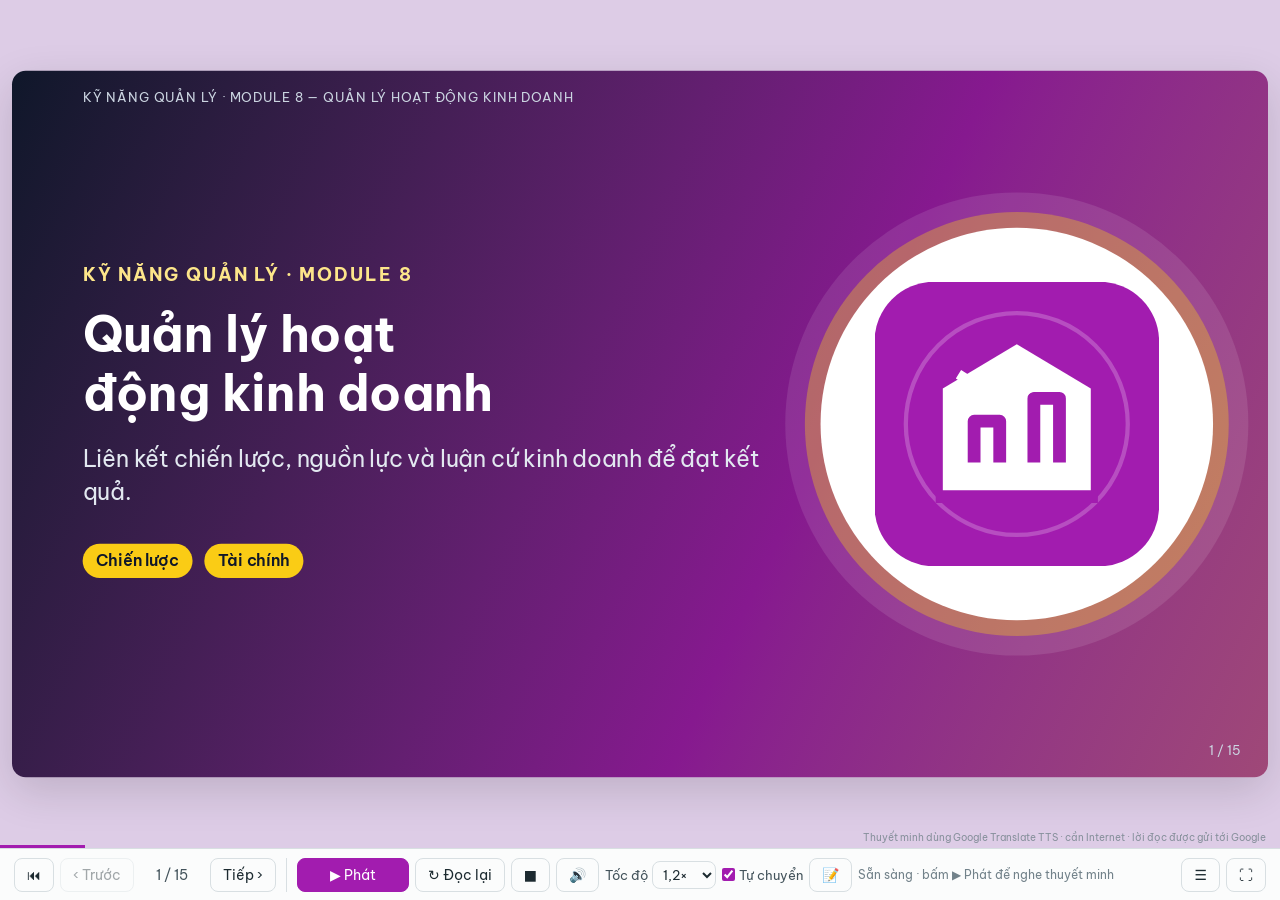
<file: slides/08-quan-ly-kinh-doanh.html>
<!doctype html>
<html lang="vi"><head><meta charset="utf-8"><meta name="viewport" content="width=device-width, initial-scale=1"><meta name="referrer" content="no-referrer">
<title>QLL · Quản lý hoạt động kinh doanh</title><link rel="icon" type="image/png" sizes="32x32" href="../icons/favicon-32.png"><link rel="icon" type="image/png" sizes="48x48" href="../icons/favicon-48.png"><link rel="apple-touch-icon" href="../icons/apple-touch-icon.png"><link rel="manifest" href="../manifest.webmanifest"><meta name="theme-color" content="#a21caf"><link rel="preconnect" href="https://fonts.googleapis.com"><link rel="preconnect" href="https://fonts.gstatic.com" crossorigin><link href="https://fonts.googleapis.com/css2?family=Be+Vietnam+Pro:wght@400;600;700;800&display=swap" rel="stylesheet"><link rel="stylesheet" href="deck.css?v=4"></head>
<body class="m8" data-module="Kỹ năng quản lý · Module 8 — Quản lý hoạt động kinh doanh"><div class="deck"><section class="slide title"><div class="hero-art"><img src="art/m8.svg" alt=""></div><div class="eyebrow">Kỹ năng quản lý · Module 8</div><h1>Quản lý hoạt động kinh doanh</h1><div class="sub">Liên kết chiến lược, nguồn lực và luận cứ kinh doanh để đạt kết quả.</div><div class="meta"><span class="chip">Chiến lược</span><span class="chip">Tài chính</span></div></section><section class="slide has-art"><img class="corner-art" src="art/m8.svg" alt=""><h2>Người quản lý góp phần vào chiến lược</h2><div class="body"><div class="cards" style="--n:3"><div class="card"><h3>Chọn đúng việc</h3><p>Nhận diện vấn đề hoặc cơ hội có ý nghĩa.</p></div><div class="card"><h3>Kết nối hoạt động</h3><p>Điều chỉnh công việc nhóm theo ưu tiên chung.</p></div><div class="card"><h3>Học từ thực tế</h3><p>Đưa thông tin vận hành và khách hàng vào trao đổi chiến lược.</p></div></div></div></section><section class="slide has-art"><img class="corner-art" src="art/m8.svg" alt=""><h2>Chiến lược là lựa chọn và đánh đổi</h2><div class="body"><ul><li><b>Đích đến.</b> Nêu điều tổ chức muốn đạt và cho ai.</li><li><b>Cách tạo giá trị.</b> Xác định hoạt động hoặc năng lực cần khác biệt.</li><li><b>Đánh đổi.</b> Chọn điều không làm để tập trung nguồn lực.</li></ul></div></section><section class="slide has-art"><img class="corner-art" src="art/m8.svg" alt=""><h2>Chuyển chiến lược thành thực thi</h2><div class="body"><div class="cols"><div><h3>Ưu tiên</h3><p>Nêu ít kết quả quan trọng để tập trung.</p><h3>Phụ thuộc</h3><p>Xác định nhóm, quyết định hoặc nguồn lực cần phối hợp.</p></div><div class="callout">So sánh tiến độ với kết quả và điều chỉnh.</div></div></div></section><section class="slide has-art"><img class="corner-art" src="art/m8.svg" alt=""><h2>Dẫn dắt thay đổi qua chuyển tiếp</h2><div class="body"><ul><li><b>Lý do.</b> Giải thích vì sao cách hiện tại cần thay đổi.</li><li><b>Tác động.</b> Tìm hiểu điều gì người khác phải từ bỏ hoặc học lại.</li><li><b>Hỗ trợ.</b> Chia thông tin, lắng nghe và gỡ trở ngại trong quá trình chuyển đổi.</li></ul></div></section><section class="slide has-art"><img class="corner-art" src="art/m8.svg" alt=""><h2>Đọc báo cáo tài chính ở mức quản lý</h2><div class="body"><div class="cards" style="--n:3"><div class="card"><h3>Kết quả kinh doanh</h3><p>Theo dõi doanh thu, chi phí và kết quả trong một giai đoạn.</p></div><div class="card"><h3>Tình hình tài sản</h3><p>Xem tài sản, nghĩa vụ và phần vốn tại một thời điểm.</p></div><div class="card"><h3>Dòng tiền</h3><p>Theo dõi tiền vào, tiền ra và khả năng đáp ứng nghĩa vụ.</p></div></div></div></section><section class="slide has-art"><img class="corner-art" src="art/m8.svg" alt=""><h2>Đặt câu hỏi về hiệu quả tài chính</h2><div class="body"><ul><li><b>Nguồn biến động.</b> Điều gì làm doanh thu hoặc chi phí thay đổi?</li><li><b>Thời điểm tiền.</b> Kết quả ghi nhận có trùng với lúc tiền thu hoặc chi không?</li><li><b>Giới hạn hiểu biết.</b> Hỏi chuyên môn tài chính khi cách ghi nhận chưa rõ.</li></ul></div></section><section class="slide has-art"><img class="corner-art" src="art/m8.svg" alt=""><h2>Lập ngân sách theo mục tiêu</h2><div class="body"><div class="cols"><div><h3>Mục tiêu</h3><p>Nêu kết quả cần hỗ trợ.</p><h3>Giả định</h3><p>Ghi rõ điều kiện về khối lượng, nguồn lực và thời điểm.</p></div><div class="callout">So sánh kế hoạch với thực tế và giải thích chênh lệch.</div></div></div></section><section class="slide has-art"><img class="corner-art" src="art/m8.svg" alt=""><h2>Xây dựng đề xuất kinh doanh</h2><div class="body"><ul><li><b>Nhu cầu.</b> Nêu vấn đề hoặc cơ hội có căn cứ.</li><li><b>Giá trị.</b> Mô tả lợi ích cho người dùng và tổ chức.</li><li><b>Phương án.</b> Trình bày nguồn lực, chi phí, rủi ro và cách thực hiện.</li></ul></div></section><section class="slide has-art"><img class="corner-art" src="art/m8.svg" alt=""><h2>Tính đến góc nhìn bên liên quan</h2><div class="body"><div class="cards" style="--n:3"><div class="card"><h3>Ai bị ảnh hưởng?</h3><p>Xác định người quyết định, người thực hiện và người nhận kết quả.</p></div><div class="card"><h3>Điều gì quan trọng?</h3><p>Tìm nhu cầu, mối quan tâm và điều kiện chấp nhận.</p></div><div class="card"><h3>Tham gia sớm</h3><p>Mời góp ý trước khi phương án đã cố định.</p></div></div></div></section><section class="slide has-art"><img class="corner-art" src="art/m8.svg" alt=""><h2>Tình huống áp dụng</h2><div class="body"><div class="callout">Nhóm muốn đầu tư một quy trình mới để giảm thời gian xử lý, nhưng chưa có dữ liệu đầy đủ và nhiều bên lo ngại chi phí.</div><div class="cards" style="--n:3"><div class="card"><h3>Làm rõ nhu cầu</h3><p>Mô tả vấn đề, đối tượng chịu ảnh hưởng và căn cứ hiện có.</p></div><div class="card"><h3>So sánh lựa chọn</h3><p>Nêu lợi ích, nguồn lực, rủi ro và giả định.</p></div><div class="card"><h3>Đề nghị thử có kiểm soát</h3><p>Đặt phạm vi, người theo dõi và thời điểm quyết định tiếp.</p></div></div></div></section><section class="slide has-art"><img class="corner-art" src="art/m8.svg" alt=""><h2>Thử trong tuần này</h2><div class="body"><div class="flow" style="--n:3"><div><b>Nêu vấn đề</b>Viết một câu về nhu cầu hoặc cơ hội.</div><div><b>Kiểm tra giả định</b>Liệt kê điều chưa biết và cách xác minh.</div><div><b>Trình bày</b>Nêu quyết định hoặc nguồn lực bạn cần.</div></div><div class="statement">Một đề xuất tốt cho thấy giá trị, chi phí, rủi ro và bước quyết định.<small>Chọn một hành động nhỏ, ghi lại kết quả và điều chỉnh.</small></div></div></section><section class="slide has-art infographic-slide"><img class="corner-art" src="art/m8.svg" alt=""><h2>Infographic: quản lý kết nối định hướng với nguồn lực</h2><div class="body infographic-body"><p class="infographic-intro">Quản lý hoạt động kết nối lựa chọn với nguồn lực, cách thực hiện và tín hiệu thực tế—rồi điều chỉnh khi giả định không còn đúng.</p><div class="diagram-frame"><img class="infographic-art" src="art/m8-infographic.svg" alt="Sơ đồ bốn bước: Quản lý kết nối định hướng với nguồn lực"></div><div class="flow infographic-flow" style="--n:4"><div><b>Định hướng</b>Chọn nơi tạo giá trị</div><div><b>Nguồn lực</b>Ưu tiên người và thời gian</div><div><b>Thực thi</b>Theo hoạt động, giả định</div><div><b>Kết quả</b>Đọc tín hiệu, điều chỉnh </div></div><div class="cards" style="--n:2"><div class="card"><h3>Đừng dừng ở chỉ tiêu</h3><p>Hỏi hành động nào tạo ra chỉ số và tác dụng phụ.</p></div><div class="card"><h3>Kiểm tra giả định</h3><p>So kỳ vọng với dữ liệu mới trước khi đầu tư tiếp.</p></div></div><div class="callout infographic-note">Mô hình gợi ý để thực hành; điều chỉnh theo bối cảnh, thẩm quyền và rủi ro.</div><p class="source-note no-say">Nguồn: <a href="https://doi.org/10.1257/jep.24.1.203" target="_blank" rel="noopener">Bloom &amp; Van Reenen · Journal of Economic Perspectives</a></p><p class="say">Sơ đồ tóm tắt bốn bước. Quản lý hoạt động kết nối lựa chọn với nguồn lực, cách thực hiện và tín hiệu thực tế—rồi điều chỉnh khi giả định không còn đúng. Đừng dừng ở chỉ tiêu: Hỏi hành động nào tạo ra chỉ số và tác dụng phụ. Kiểm tra giả định: So kỳ vọng với dữ liệu mới trước khi đầu tư tiếp.</p></div></section><section class="slide has-art lab-slide"><img class="corner-art" src="art/m8.svg" alt=""><h2>Phòng thực hành: phản biện đề xuất kinh doanh</h2><div class="body lab-body"><div class="lab-scene"><span class="lab-label">TÌNH HUỐNG</span>Nhóm đề xuất mở thêm một ca làm vì dự đoán nhu cầu tăng. Dự báo chưa có dữ liệu xác nhận và nguồn lực hiện đã căng.</div><div class="cards" style="--n:3"><div class="card"><h3>Giá trị</h3><p>Vấn đề khách hàng hay vận hành nào được giải?</p></div><div class="card"><h3>Giả định</h3><p>Điều gì phải đúng để phương án hiệu quả?</p></div><div class="card"><h3>Thử nghiệm</h3><p>Bước thử nhỏ nào giúp giảm bất định?</p></div></div><details class="lab-answer"><summary>Xem gợi ý xử lý</summary><p>Tách dữ kiện khỏi giả định: nhu cầu, chi phí, chất lượng và phương án thay thế. Nếu còn bất định, thử giới hạn với tín hiệu thành công, điểm dừng và người chịu trách nhiệm.</p></details><div class="callout lab-debrief">Hãy tự trả lời trước khi mở gợi ý. Điều chỉnh theo quyền hạn và mức rủi ro của nhóm.</div><p class="say">Phòng thực hành: phản biện đề xuất kinh doanh. Tình huống: Nhóm đề xuất mở thêm một ca làm vì dự đoán nhu cầu tăng. Dự báo chưa có dữ liệu xác nhận và nguồn lực hiện đã căng.. Hãy tự nêu dữ kiện, rủi ro và hành động đầu tiên trước khi mở gợi ý xử lý.</p></div></section><section class="slide has-art"><img class="corner-art" src="art/m8.svg" alt=""><h2>Điều cần nhớ</h2><div class="body"><div class="cards" style="--n:3"><div class="card"><h3>Chiến lược</h3><p>Chọn hướng đi và những việc sẽ không ưu tiên.</p></div><div class="card"><h3>Tài chính</h3><p>Đọc kết quả, tình hình tài sản và dòng tiền.</p></div><div class="card"><h3>Đề xuất</h3><p>Kết nối nhu cầu, lợi ích, nguồn lực và rủi ro.</p></div></div><div class="callout">Trước khi xin ngân sách, hãy làm rõ vấn đề và lựa chọn thay thế.</div></div></section></div><script src="deck.js"></script></body></html>
</file>
<file: study/study.css>
:root {
  --bg: #edf1f3; --paper: #fbfcfc; --ink: #1c2a30; --ink-2: #43535b; --muted: #65747c; --line: #d8dfe2;
  --brand: #17627a; --good: #15803d; --good-soft: #e3f6e8; --bad: #be123c; --bad-soft: #fde8ec; --warn: #c2410c;
  --c: #4f46e5;
  --font: "Be Vietnam Pro", "Segoe UI", system-ui, sans-serif;
}
@media (prefers-color-scheme: dark) {
  :root:not([data-theme="light"]) {
    --bg: #101518; --paper: #182024; --ink: #e4ebee; --ink-2: #b8c4ca; --muted: #93a0a7; --line: #2c373c;
    --brand: #62bfd8; --good: #4ade80; --good-soft: #14321f; --bad: #fb7185; --bad-soft: #3a1720; --warn: #fb923c;
  }
}
:root[data-theme="dark"] {
  --bg: #101518; --paper: #182024; --ink: #e4ebee; --ink-2: #b8c4ca; --muted: #93a0a7; --line: #2c373c;
  --brand: #62bfd8; --good: #4ade80; --good-soft: #14321f; --bad: #fb7185; --bad-soft: #3a1720; --warn: #fb923c;
}
* { box-sizing: border-box; }
body { margin: 0; background: var(--bg); color: var(--ink); font-family: var(--font); line-height: 1.5; }
[hidden] { display: none !important; }
.wrap { max-width: 860px; margin: 0 auto; padding: 24px 16px 48px; }
header { display: flex; align-items: flex-end; justify-content: space-between; gap: 16px; flex-wrap: wrap; margin-bottom: 16px; }
.back { color: var(--brand); text-decoration: none; font-size: 14px; font-weight: 600; }
.back:hover { text-decoration: underline; }
h1 { margin: 4px 0 0; font-size: clamp(24px, 4vw, 34px); line-height: 1.15; }
.stats { display: flex; gap: 22px; }
.stats b { display: block; font-size: 22px; color: var(--c); font-variant-numeric: tabular-nums; }
.stats span { font-size: 12px; color: var(--muted); }

.bar { display: flex; gap: 10px; align-items: center; margin-bottom: 14px; }
.bar label { font-weight: 600; font-size: 14px; }
select, .btn { font: inherit; font-size: 14px; border: 1px solid var(--line); background: var(--paper); color: var(--ink); border-radius: 10px; padding: 9px 14px; min-height: 42px; }
select { flex: 1; min-width: 0; cursor: pointer; }
.btn { cursor: pointer; font-weight: 600; text-decoration: none; display: inline-flex; align-items: center; gap: 6px; transition: transform .12s, border-color .12s; }
.btn:hover { border-color: var(--c); }
.btn:active { transform: translateY(1px); }
.btn.primary { background: var(--c); border-color: var(--c); color: #fff; }
.btn.good { background: var(--good-soft); border-color: var(--good); color: var(--good); }
.btn.bad { background: var(--bad-soft); border-color: var(--bad); color: var(--bad); }
.btn.skip { border-color: var(--warn); color: var(--warn); }
.btn[aria-pressed="true"] { border-color: var(--c); box-shadow: inset 0 0 0 1px var(--c); }
:focus-visible { outline: 3px solid var(--c); outline-offset: 2px; }

.tabs { display: flex; gap: 4px; }
.tab { font: inherit; font-size: 15px; font-weight: 700; padding: 10px 20px; border: 1px solid var(--line); border-bottom: 0; border-radius: 12px 12px 0 0; background: transparent; color: var(--muted); cursor: pointer; }
.tab[aria-selected="true"] { background: var(--c); border-color: var(--c); color: #fff; }
.panel { background: var(--paper); border: 1px solid var(--line); border-radius: 0 14px 14px 14px; padding: 18px; }

.progress-line { display: flex; align-items: center; gap: 10px; font-size: 14px; color: var(--muted); font-variant-numeric: tabular-nums; }
.progress-line progress { flex: 1; height: 9px; accent-color: var(--c); }
.hint { text-align: center; font-size: 12px; color: var(--muted); margin: 10px 0; }
kbd { font: inherit; font-size: 11px; border: 1px solid var(--line); border-radius: 5px; padding: 0 5px; background: var(--bg); }

.scene { perspective: 1000px; margin-bottom: 16px; cursor: pointer; border-radius: 16px; }
.card-3d { display: grid; transform-style: preserve-3d; transition: transform .48s ease; }
.card-3d.flipped { transform: rotateY(180deg); }
.card-face { grid-area: 1 / 1; min-height: 270px; backface-visibility: hidden; -webkit-backface-visibility: hidden; border-radius: 16px; padding: 32px 28px; display: flex; flex-direction: column; justify-content: center; align-items: center; text-align: center; box-shadow: 0 6px 18px rgba(0,0,0,.12); }
.card-front { background: linear-gradient(135deg, var(--c), color-mix(in srgb, var(--c) 62%, #000)); color: #fff; }
.card-back { background: var(--paper); border: 2px solid var(--c); transform: rotateY(180deg); }
.card-word { font-size: clamp(22px, 4.5vw, 32px); font-weight: 800; line-height: 1.3; margin-bottom: 10px; }
.card-hint { font-size: 13px; opacity: .8; }
.card-meaning { font-size: clamp(18px, 3.4vw, 23px); font-weight: 600; line-height: 1.45; }
.card-status { font-size: 13px; color: var(--muted); margin-top: 10px; }
.controls { display: flex; gap: 10px; justify-content: center; flex-wrap: wrap; margin-top: 10px; }

.quiz-header { display: flex; justify-content: space-between; align-items: center; gap: 8px; flex-wrap: wrap; margin-bottom: 10px; font-size: 14px; color: var(--muted); font-variant-numeric: tabular-nums; }
.quiz-header b { color: var(--c); }
.meter { background: var(--line); border-radius: 99px; height: 10px; overflow: hidden; margin-bottom: 12px; }
.meter div { height: 100%; width: 0; background: var(--c); transition: width .4s; }
.quiz-question { border: 2px solid var(--c); border-radius: 14px; padding: 22px; text-align: center; font-size: clamp(17px, 3vw, 21px); font-weight: 700; min-height: 96px; margin-bottom: 12px; display: flex; align-items: center; justify-content: center; }
.quiz-options { display: grid; grid-template-columns: 1fr 1fr; gap: 12px; margin-bottom: 12px; }
.quiz-opt { font: inherit; font-size: 15px; display: flex; align-items: center; gap: 10px; text-align: left; background: var(--paper); color: var(--ink); border: 2px solid var(--line); border-radius: 14px; padding: 13px 14px; cursor: pointer; }
.quiz-opt:hover:not(:disabled) { border-color: var(--c); }
.quiz-opt:disabled { cursor: default; }
.quiz-opt.correct { background: var(--good-soft); border-color: var(--good); }
.quiz-opt.wrong { background: var(--bad-soft); border-color: var(--bad); }
.quiz-key { flex: none; display: grid; place-items: center; width: 28px; height: 28px; border-radius: 8px; background: var(--bg); color: var(--muted); font-size: 13px; font-weight: 700; }
.quiz-feedback { text-align: center; font-size: 15px; min-height: 24px; }
.quiz-feedback b { display: block; }
.quiz-feedback.ok b { color: var(--good); }
.quiz-feedback.no b { color: var(--bad); }
.quiz-result { text-align: center; padding: 26px 8px; }
.result-num { font-size: 52px; font-weight: 800; color: var(--c); font-variant-numeric: tabular-nums; }
.quiz-result p { color: var(--ink-2); margin: 4px 0 14px; }

.toast { position: fixed; bottom: 22px; left: 50%; transform: translateX(-50%); background: #24323a; color: #fff; padding: 9px 20px; border-radius: 99px; font-size: 14px; opacity: 0; pointer-events: none; transition: opacity .25s; }
.toast.show { opacity: 1; }

@media (max-width: 640px) {
  .bar label { display: none; }
  /* Từ 16px trở lên iOS mới không tự phóng to khi chọn */
  select { font-size: 16px; }
  .quiz-options { grid-template-columns: 1fr; }
  .card-face { min-height: 230px; padding: 24px 18px; }
  .panel { padding: 14px; }
  .hint { display: none; }
}
@media (prefers-reduced-motion: reduce) { .card-3d, .meter div { transition: none; } }
</file>
<file: slides/deck.css>
/* Training Doc — slide deck dùng chung cho các module Kỹ năng quản lý */
:root {
  --bg: #e8edf0;
  --paper: #fbfcfc;
  --ink: #1c2a30;
  --ink-2: #43535b;
  --muted: #72828a;
  --line: #d8dfe2;
  --brand: #17627a;
  --brand-2: #2a8aa6;
  --brand-soft: #e1eff3;
  --warn: #b5651d;
  --warn-soft: #fbeee0;
  --bad: #b3362b;
  --bad-soft: #f9e4e1;
  --ok: #2e7d32;
  --fs: 1;
  --font: "Be Vietnam Pro", "Segoe UI", system-ui, -apple-system, sans-serif;
}
@media (prefers-color-scheme: dark) {
  :root:not([data-theme="light"]) {
    --bg: #101518; --paper: #182024; --ink: #e4ebee; --ink-2: #b8c4ca; --muted: #8a979e;
    --line: #2c373c; --brand: #62bfd8; --brand-2: #8ad3e6; --brand-soft: #1b3038;
    --warn: #e0a060; --warn-soft: #3a2c1c; --bad: #ef7d72; --bad-soft: #3a2220; --ok: #7bc47f;
  }
}
:root[data-theme="dark"] {
  --bg: #101518; --paper: #182024; --ink: #e4ebee; --ink-2: #b8c4ca; --muted: #8a979e;
  --line: #2c373c; --brand: #62bfd8; --brand-2: #8ad3e6; --brand-soft: #1b3038;
  --warn: #e0a060; --warn-soft: #3a2c1c; --bad: #ef7d72; --bad-soft: #3a2220; --ok: #7bc47f;
}

* { box-sizing: border-box; }
html, body { margin: 0; height: 100%; background: var(--bg); color: var(--ink); font-family: var(--font); }
body { overflow: hidden; }

/* ── Stage: canvas 1280×720 được scale cho vừa khung ── */
.stage { position: fixed; inset: 0 0 52px 0; overflow: hidden; }
.deck { width: 1280px; height: 720px; position: absolute; left: 50%; top: 50%; transform: translate(-50%, -50%); transform-origin: center center; }
.slide {
  position: absolute; inset: 0; display: none; flex-direction: column;
  background: var(--paper); border-radius: 14px; padding: 48px 72px 56px;
  box-shadow: 0 10px 40px rgba(0,0,0,.08); overflow: hidden;
  font-size: calc(25px * var(--fs)); line-height: 1.45;
}
.slide.active { display: flex; }
.slide .say { display: none; }
.slide::before {
  content: attr(data-module); position: absolute; top: 18px; left: 72px;
  font-size: 13px; letter-spacing: .08em; text-transform: uppercase; color: var(--muted);
}
.slide::after {
  content: ""; position: absolute; left: 0; top: 0; bottom: 0; width: 8px; background: var(--brand);
  border-radius: 14px 0 0 14px;
}
.slide .num { position: absolute; right: 28px; bottom: 18px; font-size: 13px; color: var(--muted); font-variant-numeric: tabular-nums; }

h1, h2, h3 { margin: 0; color: var(--ink); line-height: 1.2; text-wrap: balance; }
h2 { font-size: calc(40px * var(--fs)); margin-bottom: calc(22px * var(--fs)); padding-top: 4px; }
h3 { font-size: calc(26px * var(--fs)); margin-bottom: 8px; color: var(--brand); }
p { margin: 0 0 .6em; }
i, .en { color: var(--ink-2); font-style: italic; }
b, strong { color: var(--ink); }
.muted { color: var(--muted); }
.small { font-size: .82em; }

ul, ol { margin: 0; padding-left: 1.2em; }
li { margin: .28em 0; }
li::marker { color: var(--brand); }
ul ul { margin-top: .2em; font-size: .9em; }

.body { flex: 1; min-height: 0; display: flex; flex-direction: column; gap: calc(18px * var(--fs)); }
.cols { display: grid; grid-template-columns: 1fr 1fr; gap: 36px; align-items: start; }
.cols.c3 { grid-template-columns: repeat(3, 1fr); gap: 24px; }
.cols.w6040 { grid-template-columns: 1.5fr 1fr; }

/* ── Title slide ── */
.slide.title { justify-content: center; padding-left: 96px; background:
  linear-gradient(135deg, var(--brand-soft) 0%, var(--paper) 55%); }
.slide.title .eyebrow { font-size: 18px; letter-spacing: .12em; text-transform: uppercase; color: var(--brand); font-weight: 700; margin-bottom: 18px; }
.slide.title h1 { font-size: 60px; max-width: 980px; margin-bottom: 20px; }
.slide.title .sub { font-size: 26px; color: var(--ink-2); max-width: 900px; }
.slide.title .meta { margin-top: 36px; display: flex; gap: 12px; flex-wrap: wrap; }
.chip { display: inline-block; padding: 6px 14px; border-radius: 999px; background: var(--brand-soft); color: var(--brand); font-size: 16px; font-weight: 600; }

/* ── Cards ── */
.cards { display: grid; grid-template-columns: repeat(var(--n, 3), 1fr); gap: 16px; }
.card { background: var(--brand-soft); border-radius: 12px; padding: 16px 20px; }
.card h3 { font-size: 1em; margin-bottom: 4px; }
.card p { margin: 0; font-size: .86em; color: var(--ink-2); }
.card .big { font-size: 1.9em; font-weight: 800; color: var(--brand); line-height: 1.1; }
.card.warn { background: var(--warn-soft); } .card.warn h3, .card.warn .big { color: var(--warn); }
.card.bad { background: var(--bad-soft); } .card.bad h3, .card.bad .big { color: var(--bad); }
.card.plain { background: transparent; border: 1.5px solid var(--line); }

/* ── Callout ── */
.callout { border-left: 6px solid var(--brand); background: var(--brand-soft); padding: 16px 22px; border-radius: 0 12px 12px 0; font-size: 1.02em; }
.callout.warn { border-color: var(--warn); background: var(--warn-soft); }
.callout.bad { border-color: var(--bad); background: var(--bad-soft); }
.statement { flex: 1; display: grid; place-items: center; text-align: center; font-size: 2.1em; font-weight: 800; color: var(--brand); line-height: 1.25; }
.statement small { display: block; font-size: .42em; font-weight: 400; color: var(--ink-2); margin-top: 18px; }

/* ── Table ── */
table.tbl { border-collapse: collapse; width: 100%; font-size: .8em; }
.tbl th, .tbl td { border-bottom: 1px solid var(--line); padding: 8px 12px; text-align: left; vertical-align: top; }
.tbl th { background: var(--brand-soft); color: var(--brand); font-weight: 700; }
.tbl td.c, .tbl th.c { text-align: center; }
.tbl tr:last-child td { border-bottom: none; }

/* ── Flow / steps ── */
.flow { display: grid; grid-template-columns: repeat(var(--n, 4), 1fr); gap: 12px; counter-reset: step; }
.flow > div { position: relative; background: var(--brand-soft); border-radius: 12px; padding: 14px 16px 14px; font-size: .82em; }
.flow > div::before { counter-increment: step; content: counter(step); display: grid; place-items: center; width: 34px; height: 34px; border-radius: 50%; background: var(--brand); color: #fff; font-weight: 800; margin-bottom: 8px; }
.flow > div b { display: block; color: var(--brand); margin-bottom: 4px; }

/* ── Formula ── */
.formula { display: flex; align-items: center; justify-content: center; gap: 18px; flex-wrap: wrap; font-size: 1.15em; font-weight: 700; padding: 18px; border: 2px dashed var(--brand); border-radius: 14px; }
.formula span { background: var(--brand-soft); padding: 8px 16px; border-radius: 10px; }
.formula em { font-style: normal; color: var(--muted); }

/* ── Biểu đồ SVG ── */
.chart { display: block; width: 100%; height: auto; max-height: 400px; font-family: var(--font); }
.slide code { font-family: Consolas, "Cascadia Mono", monospace; font-size: .86em; background: var(--brand-soft); padding: 1px 6px; border-radius: 6px; }
.slide sub { font-size: .68em; line-height: 0; }
.formula span { white-space: nowrap; }
.flow[style*="--n:5"] > div { padding: 12px; }

/* ── Navigation bar ── */
.nav { position: fixed; left: 0; right: 0; bottom: 0; height: 52px; display: flex; align-items: center; gap: 10px; padding: 0 14px; background: var(--paper); border-top: 1px solid var(--line); font-size: 14px; color: var(--ink-2); }
.nav button { font: inherit; border: 1px solid var(--line); background: var(--paper); color: var(--ink); border-radius: 8px; padding: 6px 12px; cursor: pointer; min-height: 34px; }
.nav button:hover { border-color: var(--brand); color: var(--brand); }
.nav button:disabled { opacity: .4; cursor: default; }
.nav .count { min-width: 64px; text-align: center; font-variant-numeric: tabular-nums; }
.nav .grp { display: flex; align-items: center; gap: 6px; }
.nav .grp.audio { flex: 1; min-width: 0; padding-left: 10px; border-left: 1px solid var(--line); }
.nav .grp.end { margin-left: auto; }
.nav button.primary { background: var(--brand); border-color: var(--brand); color: #fff; min-width: 112px; }
.nav button.primary:hover { color: #fff; filter: brightness(1.08); }
.nav button[aria-pressed="true"] { background: var(--brand-soft); border-color: var(--brand); }
.nav label { display: flex; align-items: center; gap: 4px; white-space: nowrap; font-size: 13px; }
.nav select { font: inherit; font-size: 13px; padding: 4px 6px; border: 1px solid var(--line); border-radius: 8px; background: var(--paper); color: var(--ink); }
.nav input[type="checkbox"] { accent-color: var(--brand); margin: 0; }
.nav .status { flex: 1; min-width: 0; overflow: hidden; text-overflow: ellipsis; white-space: nowrap; font-size: 12px; color: var(--muted); }
.nav .tts-track { position: absolute; left: 0; right: 0; top: -1px; height: 2px; background: transparent; }
.nav .tts-track i { display: block; height: 100%; width: 0; background: var(--warn); transition: width .3s; }
.progress { position: fixed; left: 0; bottom: 52px; height: 3px; background: var(--brand); transition: width .2s; }
.say-box { position: absolute; left: 50%; bottom: 12px; transform: translateX(-50%); width: min(920px, calc(100% - 24px)); max-height: 34%; overflow: auto; background: var(--paper); color: var(--ink-2); border: 1px solid var(--line); border-left: 4px solid var(--warn); border-radius: 10px; padding: 12px 16px; font-size: 14px; line-height: 1.55; box-shadow: 0 8px 30px rgba(0,0,0,.12); z-index: 3; }
.tts-note { position: fixed; right: 14px; bottom: 56px; font-size: 10px; color: var(--muted); opacity: .8; pointer-events: none; }
#exitRead { position: fixed; right: 14px; bottom: 14px; z-index: 5; padding: 8px 14px; border-radius: 8px; border: 1px solid var(--line); background: var(--paper); color: var(--ink); font: inherit; cursor: pointer; }
@media (max-width: 1000px) { .nav label:first-of-type { display: none; } .nav .status { display: none; } }
@media (max-width: 760px) { .nav [data-tts="replay"], .nav [data-go="first"], .nav [data-tts="text"] { display: none; } .nav label { display: none; } }

/* ── Reading mode (màn hình hẹp): xếp slide thành trang cuộn ── */
body.reading { overflow: auto; }
body.reading .stage { position: static; display: block; padding: 12px; overflow: visible; }
body.reading .deck { position: static; width: auto; height: auto; transform: none !important; }
body.reading .slide { position: relative; display: flex; margin-bottom: 14px; padding: 40px 20px 32px 26px; font-size: 16px; border-radius: 12px; }
body.reading .slide::before { left: 26px; top: 14px; font-size: 11px; }
body.reading h2 { font-size: 22px; }
body.reading .slide.title h1 { font-size: 28px; }
body.reading .slide.title .sub { font-size: 17px; }
body.reading .cols, body.reading .cols.c3, body.reading .cols.w6040 { grid-template-columns: 1fr; gap: 14px; }
body.reading .cards { grid-template-columns: 1fr 1fr; }
body.reading .flow { grid-template-columns: 1fr 1fr; }
body.reading .statement { font-size: 22px; padding: 16px 0; }
body.reading .progress, body.reading .say-box { display: none; }
body.reading table.tbl { font-size: 13px; display: block; overflow-x: auto; }

@media print {
  body { overflow: visible; background: #fff; }
  .nav, .progress, .tts-note, .say-box, #exitRead { display: none !important; }
  .stage { position: static; display: block; }
  .deck { position: static; transform: none !important; height: auto; }
  .slide { position: relative; display: flex; page-break-after: always; box-shadow: none; margin: 0 auto 0; }
}

/* ── Màu theo module: mỗi module một màu chủ đạo, tương phản cao ── */
:root { --on-brand: #fff; --h1: #2563eb; --h2: #db2777; --h3: #0d9488; --h4: #d97706; --h5: #7c3aed; --h6: #16a34a; --warn: #c2410c; --bad: #be123c; }
body.m1 { --brand: #4f46e5; --hero: #3730a3; } body.m2 { --brand: #be123c; --hero: #9f1239; } body.m3 { --brand: #0f766e; --hero: #115e59; } body.m4 { --brand: #c2410c; --hero: #9a3412; }
body.m5 { --brand: #7c3aed; --hero: #5b21b6; } body.m6 { --brand: #0369a1; --hero: #075985; } body.m7 { --brand: #15803d; --hero: #166534; } body.m8 { --brand: #a21caf; --hero: #86198f; }
body { --brand-soft: color-mix(in srgb, var(--brand) 13%, var(--paper)); --bg: color-mix(in srgb, var(--brand) 16%, #e8edf0); }
:root[data-theme="dark"] { --on-brand: #0b1418; --h1: #93c5fd; --h2: #f9a8d4; --h3: #5eead4; --h4: #fcd34d; --h5: #c4b5fd; --h6: #86efac; --warn: #fdba74; --bad: #fda4af; }
:root[data-theme="dark"] body.m1 { --brand: #a5b4fc; } :root[data-theme="dark"] body.m2 { --brand: #fda4af; } :root[data-theme="dark"] body.m3 { --brand: #5eead4; } :root[data-theme="dark"] body.m4 { --brand: #fdba74; }
:root[data-theme="dark"] body.m5 { --brand: #c4b5fd; } :root[data-theme="dark"] body.m6 { --brand: #7dd3fc; } :root[data-theme="dark"] body.m7 { --brand: #86efac; } :root[data-theme="dark"] body.m8 { --brand: #f0abfc; }
:root[data-theme="dark"] body { --bg: #0d1316; }
@media (prefers-color-scheme: dark) {
  :root:not([data-theme="light"]) { --on-brand: #0b1418; --h1: #93c5fd; --h2: #f9a8d4; --h3: #5eead4; --h4: #fcd34d; --h5: #c4b5fd; --h6: #86efac; --warn: #fdba74; --bad: #fda4af; }
  :root:not([data-theme="light"]) body.m1 { --brand: #a5b4fc; } :root:not([data-theme="light"]) body.m2 { --brand: #fda4af; } :root:not([data-theme="light"]) body.m3 { --brand: #5eead4; } :root:not([data-theme="light"]) body.m4 { --brand: #fdba74; }
  :root:not([data-theme="light"]) body.m5 { --brand: #c4b5fd; } :root:not([data-theme="light"]) body.m6 { --brand: #7dd3fc; } :root:not([data-theme="light"]) body.m7 { --brand: #86efac; } :root:not([data-theme="light"]) body.m8 { --brand: #f0abfc; }
  :root:not([data-theme="light"]) body { --bg: #0d1316; }
}
.slide::after { display: none; }
.slide { box-shadow: 0 14px 44px rgba(0,0,0,.14); }
h2 { color: var(--brand); font-weight: 800; }
h3 { color: var(--brand); }

/* Bìa module: nền tối, chữ sáng, hình lớn */
.slide.title { background: linear-gradient(115deg, #0f172a 0%, var(--hero) 62%, color-mix(in srgb, var(--hero) 60%, #facc15) 130%); padding-right: 500px; padding-left: 72px; }
.slide.title::before { color: #cbd5e1; }
.slide.title .eyebrow { color: #fde68a; }
.slide.title h1, .slide.title h1 .en { color: #fff; }
.slide.title h1 { font-size: 50px; }
.slide.title h1 .en { color: #fde68a; }
.slide.title .sub { color: #e2e8f0; font-size: 23px; }
.slide.title .chip { background: #facc15; color: #0f172a; }
.slide.title .num { color: #cbd5e1; }
.hero-art { position: absolute; right: 56px; top: 50%; transform: translateY(-50%); width: 400px; height: 400px; border-radius: 50%; background: #fff; display: grid; place-items: center; box-shadow: 0 0 0 16px rgba(250,204,21,.35), 0 0 0 36px rgba(255,255,255,.1); }
.hero-art img { width: 290px; height: 290px; }

/* Hình minh hoạ */
.slide.has-art { --art: 104px; }
.slide.has-art h2 { padding-right: 130px; min-height: 76px; }
.corner-art { position: absolute; right: 40px; top: 28px; width: var(--art); height: var(--art); padding: 12px; border-radius: 50%; background: var(--brand-soft); box-shadow: 0 0 0 4px color-mix(in srgb, var(--brand) 35%, transparent); }
.body.side { flex-direction: row; align-items: center; gap: 36px; }
.side-text { flex: 1; min-width: 0; display: flex; flex-direction: column; gap: calc(16px * var(--fs)); }
.side-art { flex: 0 0 270px; height: 270px; border-radius: 50%; background: var(--brand-soft); display: grid; place-items: center; box-shadow: 0 0 0 8px color-mix(in srgb, var(--brand) 25%, transparent); }
.side-art img { width: 200px; height: 200px; }

/* Thẻ, bước: bảng màu xoay vòng */
.cards > :nth-child(6n+1), .flow > :nth-child(6n+1) { --a: var(--h1); } .cards > :nth-child(6n+2), .flow > :nth-child(6n+2) { --a: var(--h2); }
.cards > :nth-child(6n+3), .flow > :nth-child(6n+3) { --a: var(--h3); } .cards > :nth-child(6n+4), .flow > :nth-child(6n+4) { --a: var(--h4); }
.cards > :nth-child(6n+5), .flow > :nth-child(6n+5) { --a: var(--h5); } .cards > :nth-child(6n+6), .flow > :nth-child(6n+6) { --a: var(--h6); }
.card { --a: var(--brand); }
.card, .flow > div { background: color-mix(in srgb, var(--a) 14%, var(--paper)); border: 2px solid color-mix(in srgb, var(--a) 55%, var(--paper)); }
.card h3, .flow > div b { color: color-mix(in srgb, var(--a) 80%, var(--ink)); }
.cards > .card.warn, .card.warn { --a: var(--warn); } .cards > .card.bad, .card.bad { --a: var(--bad); }
.card.warn, .card.bad { background: color-mix(in srgb, var(--a) 14%, var(--paper)); }
.card.warn h3, .card.bad h3 { color: color-mix(in srgb, var(--a) 80%, var(--ink)); }
.flow > div::before { background: var(--a); color: var(--on-brand); }

/* Khối nhấn: nền đặc, chữ tương phản */
.callout, .callout.warn, .callout.bad { border-left: 0; border-radius: 12px; color: var(--on-brand); font-weight: 600; font-size: .95em; }
.callout { background: var(--brand); } .callout.warn { background: var(--warn); } .callout.bad { background: var(--bad); }
.callout b, .callout i, .callout .en { color: inherit; } .callout b { font-weight: 800; }
.callout code { background: rgba(255,255,255,.2); color: inherit; }
.statement span { display: block; }
.formula { border: 0; background: var(--brand-soft); } .formula span { background: var(--brand); color: var(--on-brand); }
.tbl th { background: var(--brand); color: var(--on-brand); }
.tbl tr:nth-child(odd) td { background: color-mix(in srgb, var(--brand) 6%, var(--paper)); }
li::marker { color: var(--brand); font-size: 1.1em; }
.nav button.primary, .nav button.primary:hover { color: var(--on-brand); }

body.reading .slide.title { padding: 40px 20px 32px 26px; }
body.reading .slide.title h1 { font-size: 26px; }
body.reading .slide.title .sub { font-size: 16px; }
body.reading .hero-art { position: static; transform: none; width: 150px; height: 150px; margin-bottom: 14px; box-shadow: 0 0 0 8px rgba(250,204,21,.35); }
body.reading .hero-art img { width: 110px; height: 110px; }
body.reading .corner-art { position: static; width: 72px; height: 72px; padding: 8px; margin-bottom: 8px; }
body.reading .slide.has-art h2 { padding-right: 0; min-height: 0; }
body.reading .body.side { flex-direction: column; align-items: stretch; }
body.reading .side-art { flex: 0 0 150px; width: 150px; height: 150px; margin: 8px auto 0; }
body.reading .side-art img { width: 110px; height: 110px; }
body.reading .chart { max-height: none; }

/* Thanh thuyết minh ở dạng cuộn: dòng trạng thái ở trên, nút ở dưới */
body.reading .nav { height: auto; padding: 22px 8px calc(8px + env(safe-area-inset-bottom)); gap: 6px; justify-content: center; }
body.reading .nav .grp.audio { flex: none; padding-left: 0; border-left: 0; }
body.reading .nav .grp.end, body.reading .nav .lbl { display: none; }
body.reading .nav label:first-of-type { display: flex; }
body.reading .nav label:last-of-type { display: none; }
body.reading .nav button { padding: 6px 10px; min-height: 40px; }
body.reading .nav button.primary { min-width: 104px; }
body.reading .nav .count { min-width: 50px; }
/* Từ 16px trở lên iOS mới không tự phóng to khi chọn */
body.reading .nav select { font-size: 16px; padding: 4px 2px; min-height: 40px; }
body.reading .nav .status { display: block; position: absolute; left: 10px; right: 10px; top: 4px; font-size: 11px; line-height: 1.4; text-align: center; }
body.reading .tts-note { position: static; opacity: 1; padding: 0 12px calc(92px + env(safe-area-inset-bottom)); text-align: center; }
body.reading.tts-on .slide.active { outline: 2px solid var(--warn); outline-offset: 2px; }
body.reading #exitRead { bottom: 84px; }
body.reading .nav [data-go="prev"], body.reading .nav [data-go="next"] { padding: 6px 14px; }
/* Điện thoại đã có phím âm lượng, nên nhường chỗ cho các nút khác */
@media (max-width: 430px) { body.reading .nav [data-tts="mute"] { display: none; } }
@media (max-width: 370px) { body.reading .nav [data-tts="stop"] { display: none; } }
@media (max-width: 340px) { body.reading .nav .count { min-width: 44px; } body.reading .nav button.primary { min-width: 92px; } }
@media print { .slide { box-shadow: none; } }

/* Infographic và tình huống thực hành */
.infographic-body{gap:10px}.infographic-intro{color:var(--ink-2);margin:0;font-size:.82em}.diagram-frame{position:relative;min-height:0;flex:1;display:grid;place-items:center;background:var(--paper);border:1px solid var(--line);border-radius:18px;padding:6px 12px;overflow:hidden}.infographic-art{position:absolute;inset:6px 12px;display:block;width:calc(100% - 24px);height:calc(100% - 12px);object-fit:contain}.infographic-body .card{padding:10px 14px}.infographic-body .card h3{font-size:.82em}.infographic-body .card p{font-size:.68em}.infographic-note{padding:9px 14px;font-size:.65em}.source-note{margin:-5px 0 0;font-size:11px;color:var(--muted)}.source-note a{color:var(--brand)}.lab-body{gap:14px}.lab-scene{background:linear-gradient(120deg,var(--brand-soft),var(--paper));border:1px solid var(--line);border-radius:18px;padding:18px 22px;font-size:.95em;font-weight:600}.lab-label{display:block;color:var(--brand);font-size:.58em;letter-spacing:.12em;font-weight:800;margin-bottom:7px}.lab-body .card{min-height:112px}.lab-answer{border:1px solid var(--line);background:var(--paper);border-radius:12px;padding:11px 15px}.lab-answer summary{color:var(--brand);font-weight:800;cursor:pointer}.lab-answer p{margin:9px 0 0;color:var(--ink-2);font-size:.78em}.lab-debrief{padding:10px 14px;font-size:.72em}@media(prefers-reduced-motion:no-preference){.diagram-frame{animation:diagram-arrive .45s ease-out both}@keyframes diagram-arrive{from{opacity:.6;transform:translateY(7px)}to{opacity:1;transform:translateY(0)}}}body.reading .lab-body{gap:10px}body.reading .lab-body .cards{grid-template-columns:1fr}body.reading .lab-body .card{min-height:0}body.reading .infographic-body .diagram-frame{min-height:180px}

.infographic-flow{display:none}body.reading .diagram-frame{display:none}body.reading .infographic-flow{display:grid;grid-template-columns:1fr 1fr}body.reading .infographic-flow>div{font-size:.76em}
</file>
